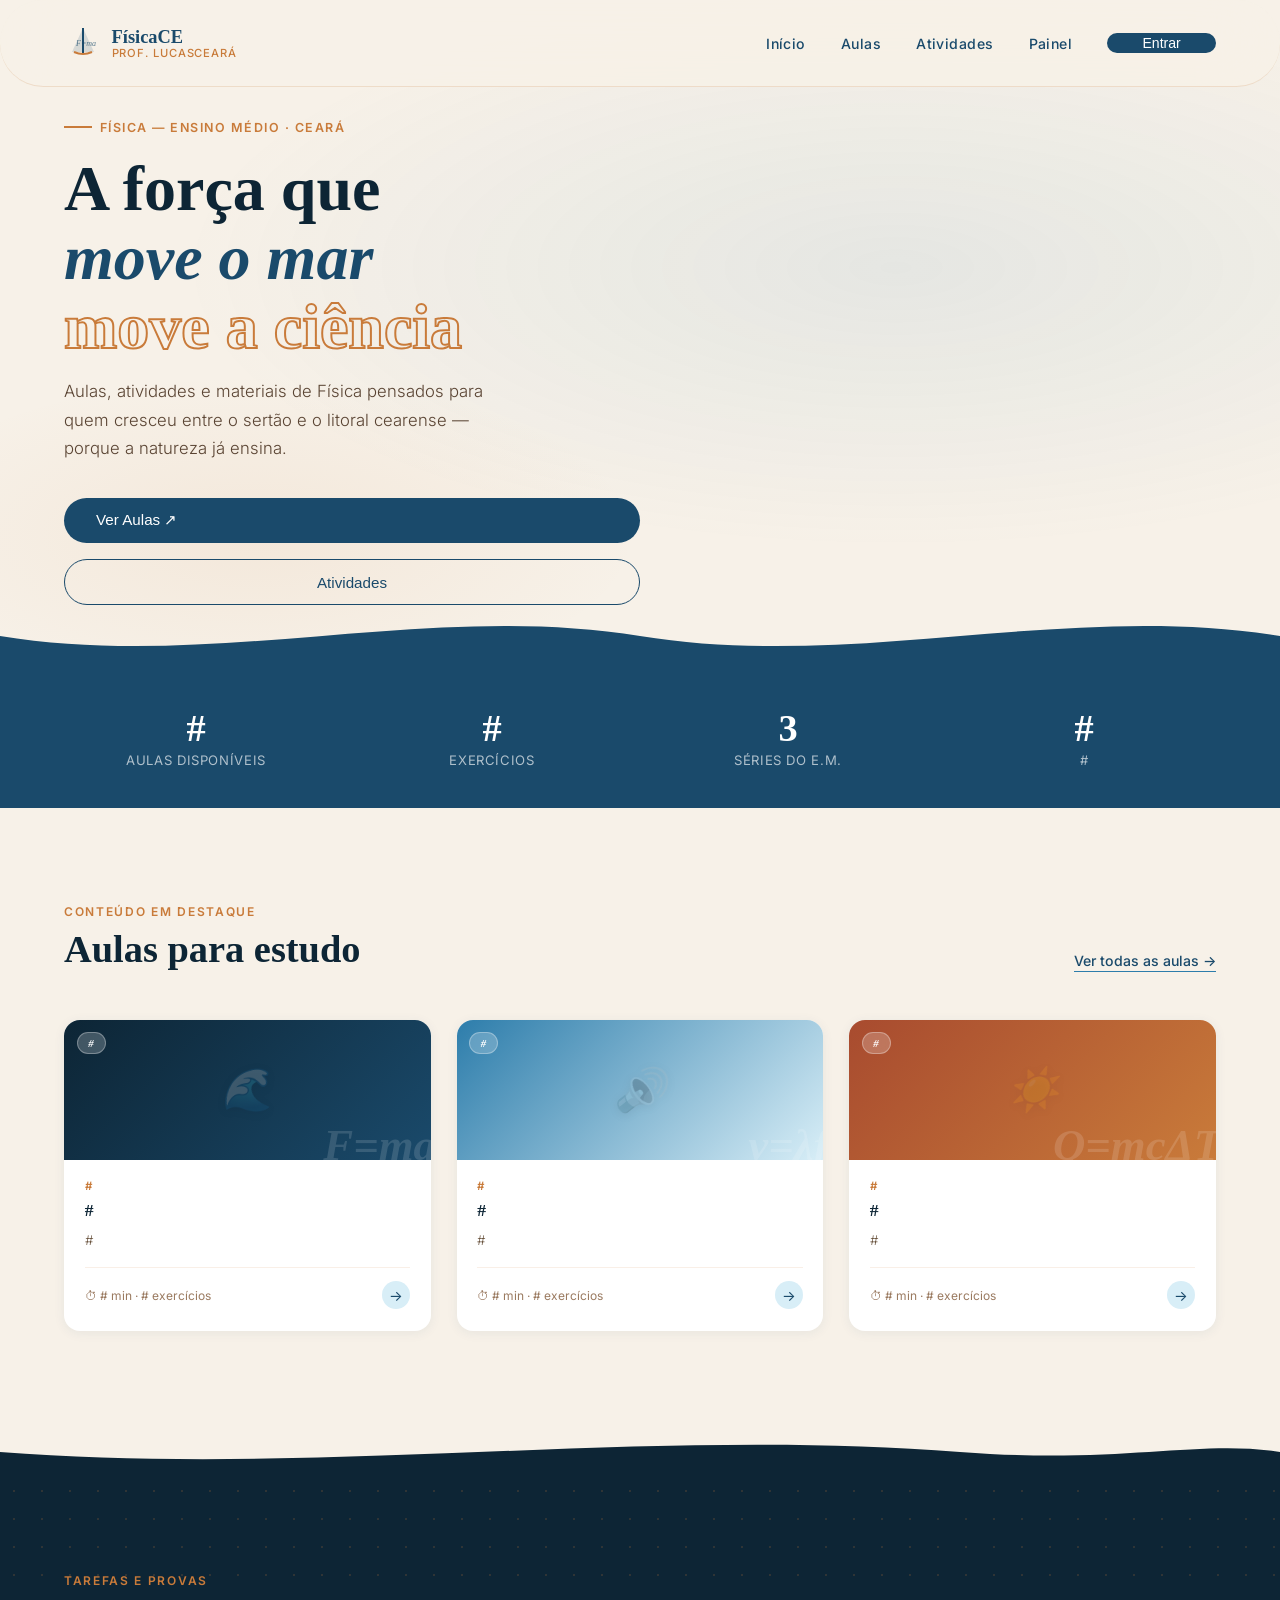
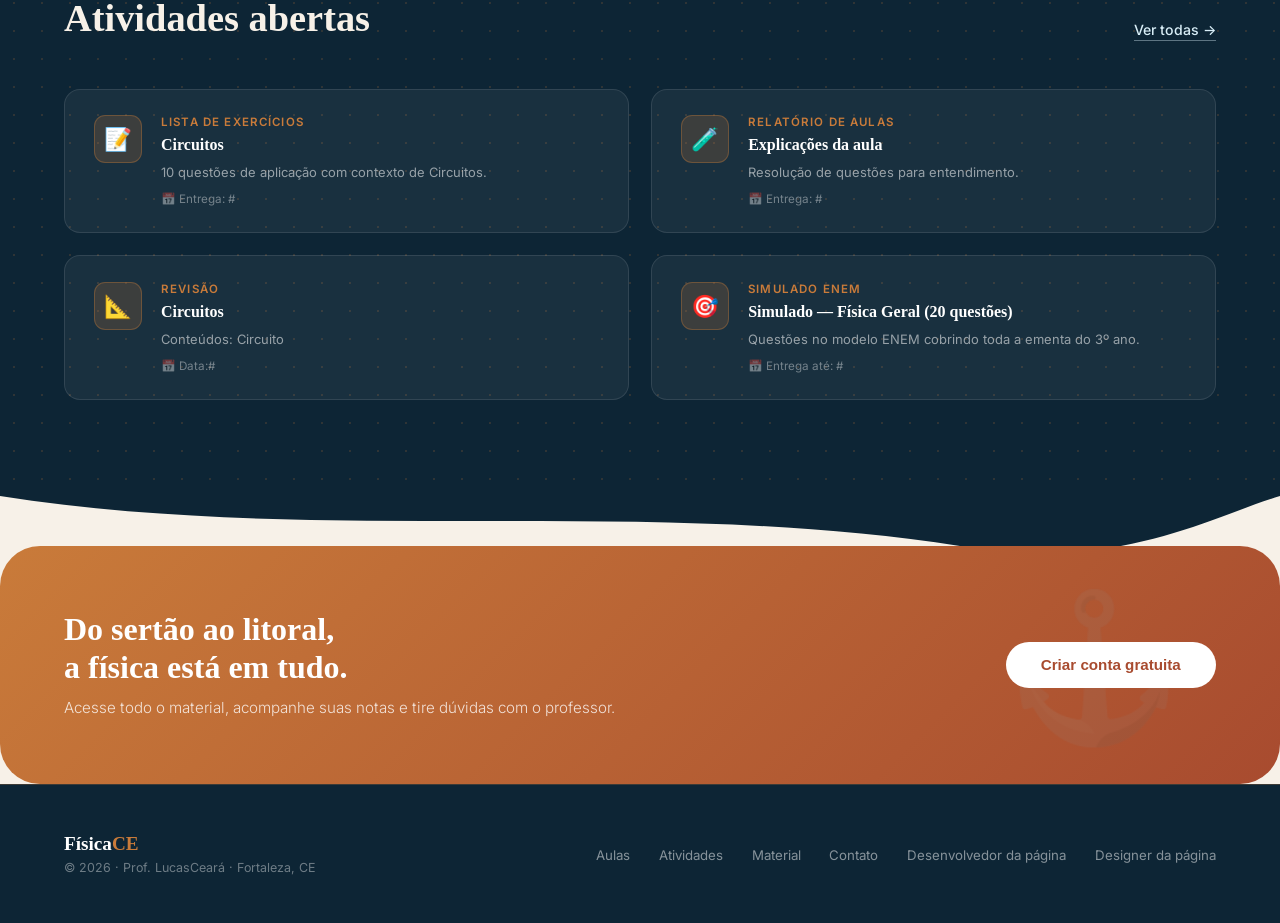
<file: index.html>
<!DOCTYPE html>
<html lang="pt-br">
<head>
    <meta charset="UTF-8">
    <meta name="viewport" content="width=device-width, initial-scale=1.0">
    <link rel="preconnect" href="https://fonts.googleapis.com">
    <link rel="preconnect" href="https://fonts.gstatic.com" crossorigin>
    <link href="https://fonts.googleapis.com/css2?family=Fraunces:ital,opsz,wght@0,9..144,400;0,9..144,600;0,9..144,700;1,9..144,500;1,9..144,600&family=Inter:wght@400;500;600;700&display=swap" rel="stylesheet">
    <link rel="stylesheet" href="index.css">
    <link rel="stylesheet" href="signup.css">
    <link rel="stylesheet" href="mobilemenu.css">
    <title>LucasCeará</title>
</head>
<body>
    <!-- ── NAV ── -->
<nav>
  <div class="nav-logo">
    <svg class="nav-logo-icon" viewBox="0 0 38 38" fill="none" xmlns="http://www.w3.org/2000/svg">
      <!-- mini jangada -->
      <polygon points="19,4 30,28 8,28" fill="#1A4A6B" opacity=".15"/>
      <line x1="19" y1="4" x2="19" y2="30" stroke="#1A4A6B" stroke-width="2"/>
      <path d="M10 28 Q19 32 28 28" stroke="#C97B3A" stroke-width="2" fill="none"/>
      <text x="12" y="22" font-family="serif" font-style="italic" font-size="8" fill="#1A4A6B" opacity=".7">F=ma</text>
    </svg>
    <div class="nav-logo-text">
      FísicaCE
      <span>Prof. LucasCeará</span>
    </div>
  </div>

<!--Navbar principal-->

  <div class="nav-links">
  
    <li><a href="index.html">Início</a></li>
    <li><a href="index2.html">Aulas</a></li>
    <li><a href="index3.html">Atividades</a></li>
    <li><a href="#">Painel</a></li>
    <button id="btAbrir" class="nav-btn">Entrar</button>
    
  </div>

  <!--Button mobile-->
   <button class="nav-button" id="button" arial-label="Abrir menu">

    <span></span>
    <span></span>
    <span></span>

   </button>


<div class="nav-mobile" id="menuMobile">

    <a href="index.html">Início</a></li>
    <a href="index2.html">Aulas</a></li>
    <a href="#">Atividades</a></li>
    <a href="#">Material</a></li>
    <hr>
    <button id="btEnt" class="nav-btn-mobile">Entrar</button>

</div>

</nav>

<!--Menu login mobile-->

 <div id="overlay3" class="overlay3">

   <div class="container">

     <form class="login-box">
       
       <h2 id="Entrar">Login</h2>

       <div class="input-group">
        <label>Email</label>
        <input id="email" type="email" placeholder="Digite seu email" required>
       </div>

       <div class="input-group">
        <label>Senha</label>
       <input id="password" type="password" placeholder="Digite sua senha" required>
       </div>

       <button id="botaoLogin" type="button">Entrar</button>

       <p id="mensagem"></p>

       <p class="register">
          Não possui conta?
        <a href="#btCadastro">Cadastre-se já!</a>

       </p>

      <span id="fechar3">X</span>

</form>

   </div>
 </div>

<!--Menu Login-->
 <div id="overlay" class="overlay">

   <div class="container">

     <form class="login-box">
       
       <h2 id="Entrar">Login</h2>

       <div class="input-group">
        <label>Email</label>
        <input id="email" type="email" placeholder="Digite seu email" required>
       </div>

       <div class="input-group">
        <label>Senha</label>
       <input id="password" type="password" placeholder="Digite sua senha" required>
       </div>

       <button id="botaoLogin" type="button">Entrar</button>

       <p id="mensagem"></p>

       <p class="register">
          Não possui conta?
        <a href="#btCadastro">Cadastre-se já!</a>

       </p>       

      <span id="fechar">X</span>

</form>

   </div>
 </div>


 

<!-- ── HERO ── -->
<section class="hero">
  <div class="hero-bg"></div>
 

  
  <div class="hero-content">
    <div class="hero-eyebrow">Física — Ensino Médio · Ceará</div>
    <h1 class="hero-title">
      A força que<br>
      <em>move o mar</em><br>
      <span class="stroke">move a ciência</span>
    </h1>
    <p class="hero-sub">
      Aulas, atividades e materiais de Física pensados para quem cresceu
      entre o sertão e o litoral cearense — porque a natureza já ensina.
    </p>
    <div class="hero-actions">
      <button id="btaulas" class="btn-primary">Ver Aulas ↗</button>
      <button id="btatividades" class="btn-secondary">Atividades</button>
    </div>
  </div>
 
<!---Onda divisória antes de aulas e conteúdos-->

  <div class="hero-waves">
    <svg viewBox="0 0 1440 70" xmlns="http://www.w3.org/2000/svg" preserveAspectRatio="none" width="100%" height="70">
      <path d="M0,35 C240,70 480,0 720,35 C960,70 1200,0 1440,35 L1440,70 L0,70 Z" fill="#1A4A6B"/>
    </svg>
  </div>
</section>
 
<!-- ── STATS BAR ── -->
<div class="stats-bar">
  <div>
    <div class="stat-num">#</div>
    <div class="stat-label">Aulas disponíveis</div>
  </div>
  <div>
    <div class="stat-num">#</div>
    <div class="stat-label">Exercícios</div>
  </div>
  <div>
    <div class="stat-num">3</div>
    <div class="stat-label">Séries do E.M.</div>
  </div>
  <div>
    <div class="stat-num">#</div>
    <div class="stat-label">#</div>
  </div>
</div>
 
<!-- ── AULAS ── -->
<section class="section">
  <div class="section-header">
    <div>
      <div class="section-eyebrow">Conteúdo em destaque</div>
      <h2 class="section-title">Aulas para estudo</h2>
    </div>
    <a href="#" class="section-link">Ver todas as aulas →</a>
  </div>
 
  <div class="cards-grid">
    <!-- Card 1 -->
    <div class="aula-card">
      <div class="card-thumb mecanica">
        <div class="thumb-icon">🌊</div>
        <div class="thumb-formula">F=ma</div>
        <div class="card-badge">#</div>
      </div>
      <div class="card-body">
        <div class="card-tag">#</div>
        <div class="card-title">#</div>
        <div class="card-desc">#</div>
        <div class="card-footer">
          <span class="card-meta">⏱ # min · # exercícios</span>
          <div class="card-arrow">→</div>
        </div>
      </div>
    </div>
 
    <!-- Card 2 -->
    <div class="aula-card">
      <div class="card-thumb ondas">
        <div class="thumb-icon">🔊</div>
        <div class="thumb-formula">v=λf</div>
        <div class="card-badge">#</div>
      </div>
      <div class="card-body">
        <div class="card-tag">#</div>
        <div class="card-title">#</div>
        <div class="card-desc">#</div>
        <div class="card-footer">
          <span class="card-meta">⏱ # min · # exercícios</span>
          <div class="card-arrow">→</div>
        </div>
      </div>
    </div>
 
    <!-- Card 3 -->
    <div class="aula-card">
      <div class="card-thumb termica">
        <div class="thumb-icon">☀️</div>
        <div class="thumb-formula">Q=mcΔT</div>
        <div class="card-badge">#</div>
      </div>
      <div class="card-body">
        <div class="card-tag">#</div>
        <div class="card-title">#</div>
        <div class="card-desc">#</div>
        <div class="card-footer">
          <span class="card-meta">⏱ # min · # exercícios</span>
          <div class="card-arrow">→</div>
        </div>
      </div>
    </div>
  </div>
</section>
 
<!-- ── ONDA DIVISÓRIA ── -->
<div class="wave-divider">
  <svg viewBox="0 0 1440 50" xmlns="http://www.w3.org/2000/svg" preserveAspectRatio="none" width="100%" height="50">
    <path d="M0,25 C360,50 720,0 1080,25 C1260,37.5 1350,12 1440,25 L1440,50 L0,50 Z" fill="#0D2535"/>
  </svg>
</div>
 
<!-- ── ATIVIDADES ── -->
<section class="section-atividades">
  <div class="ativ-bg-dots"></div>
  <div class="section-header" style="position:relative;z-index:1">
    <div>
      <div class="section-eyebrow">Tarefas e provas</div>
      <h2 class="section-title">Atividades abertas</h2>
    </div>
    <a href="#" class="section-link">Ver todas →</a>
  </div>
 
  <div class="ativ-grid">
    <div class="ativ-card">
      <div class="ativ-icon-wrap">📝</div>
      <div class="ativ-content">
        <div class="ativ-tipo">Lista de exercícios</div>
        <div class="ativ-titulo">Circuitos</div>
        <div class="ativ-desc">10 questões de aplicação com contexto de Circuitos.</div>
        <div class="ativ-prazo">📅 Entrega: #</div>
      </div>
    </div>
 
    <div class="ativ-card">
      <div class="ativ-icon-wrap">🧪</div>
      <div class="ativ-content">
        <div class="ativ-tipo">Relatório de Aulas</div>
        <div class="ativ-titulo">Explicações da aula</div>
        <div class="ativ-desc">Resolução de questões para entendimento.</div>
        <div class="ativ-prazo">📅 Entrega: #</div>
      </div>
    </div>
 
    <div class="ativ-card">
      <div class="ativ-icon-wrap">📐</div>
      <div class="ativ-content">
        <div class="ativ-tipo">Revisão</div>
        <div class="ativ-titulo">Circuitos</div>
        <div class="ativ-desc">Conteúdos: Circuito</div>
        <div class="ativ-prazo">📅 Data:#</div>
      </div>
    </div>
 
    <div class="ativ-card">
      <div class="ativ-icon-wrap">🎯</div>
      <div class="ativ-content">
        <div class="ativ-tipo">Simulado ENEM</div>
        <div class="ativ-titulo">Simulado — Física Geral (20 questões)</div>
        <div class="ativ-desc">Questões no modelo ENEM cobrindo toda a ementa do 3º ano.</div>
        <div class="ativ-prazo">📅 Entrega até: #</div>
      </div>
    </div>
  </div>
</section>
 
<!-- ── ONDA DIVISÓRIA 2 ── -->
<div class="wave-divider" style="background:#0D2535">
  <svg viewBox="0 0 1440 50" xmlns="http://www.w3.org/2000/svg" preserveAspectRatio="none" width="100%" height="50">
    <path d="M0,0 C360,50 720,0 1080,50 C1260,75 1350,25 1440,0 L1440,50 L0,50 Z" fill="#F7F1E8"/>
  </svg>
</div>
 
<!-- ── FAIXA CTA ── -->
<div class="faixa-ceara">
  <div>
    <div class="faixa-titulo">Do sertão ao litoral,<br>a física está em tudo.</div>
    <div class="faixa-sub">Acesse todo o material, acompanhe suas notas e tire dúvidas com o professor.</div>
  </div>
  <button id="btCadastro" class="faixa-btn">Criar conta gratuita</button>
</div>

<!--Menu cadastro-->
 <div id="overlay2" class="overlay">

   <div class="container">

     <form class="login-box">
       
       <h2 id="Entrar">Cadastrar</h2>

       <div class="input-group">
        <label>Email</label>
        <input id="email" type="email" placeholder="Digite seu email" required>
       </div>

       <div class="input-group">
        <label>Senha</label>
       <input id="password" type="password" placeholder="Digite sua senha" required>
       </div>

       <button id="botaoCadastro" type="button">Cadastrar</button>

       <p id="mensagem"></p>

       <p class="register">
          Possui conta?
        <a href="index.html">Logue já!</a>

       </p>

      <span id="fechar2">X</span>

</form>

   </div>
 </div>

<!-- ── FOOTER ── -->
<footer>
  <div>
    <div class="footer-brand">Física<span>CE</span></div>
    <div class="footer-copy">© 2026 · Prof. LucasCeará · Fortaleza, CE</div>
  </div>
  <ul class="footer-links">
    <li><a href="#">Aulas</a></li>
    <li><a href="#">Atividades</a></li>
    <li><a href="#">Material</a></li>
    <li><a href="#">Contato</a></li>
    <li><a  target="_blank" href="https://www.linkedin.com/in/victor-cardoso-802744328/">Desenvolvedor da página</a></li>
    <li><a  target="_blank" href="https://www.instagram.com/italo_____vini?igsh=M2lhaDQxcm16YjM1">Designer da página</a></li>
  </ul>
</footer>

<script src="buttonlogin.js"></script>

<script src="buttonlogin2.js"></script>

<script src="navbarbutton.js"></script>

<script src="signuobutton.js"></script>

<script src="home.js"></script>

</body>
</html>
</file>
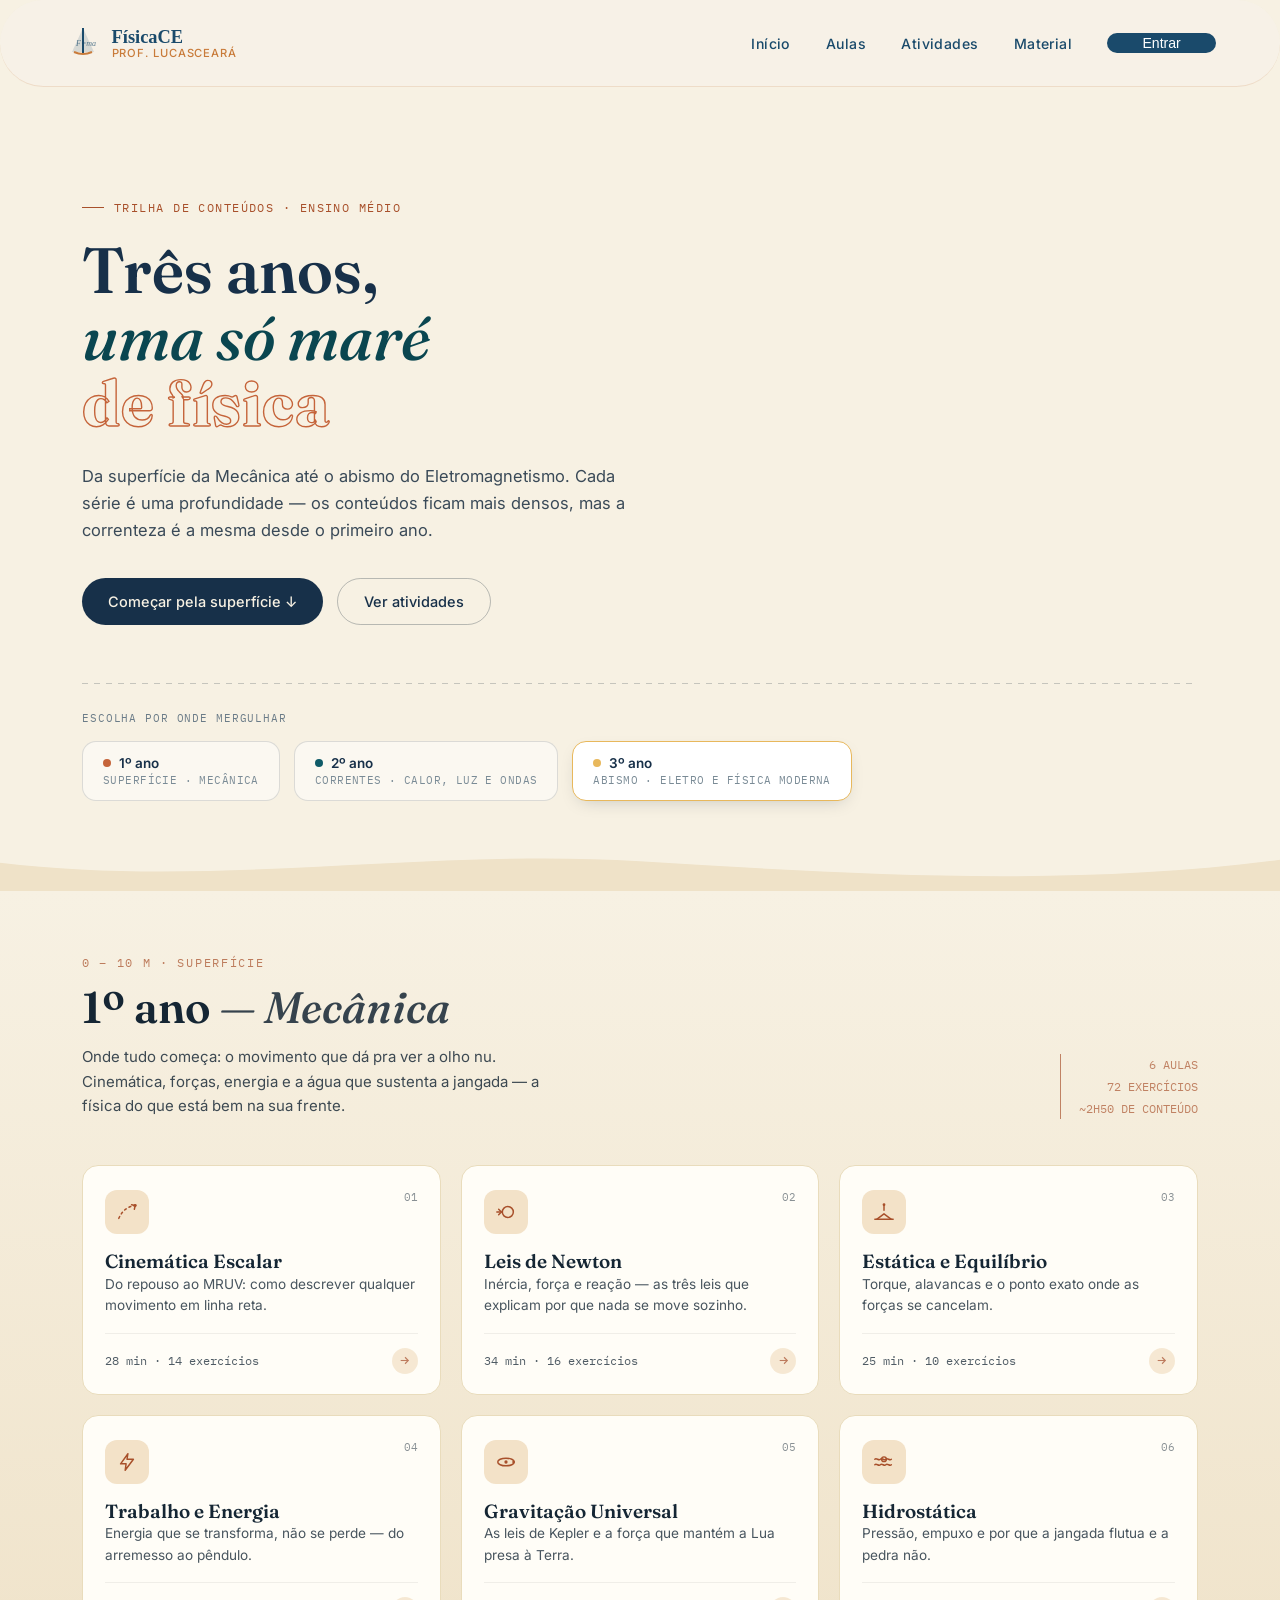
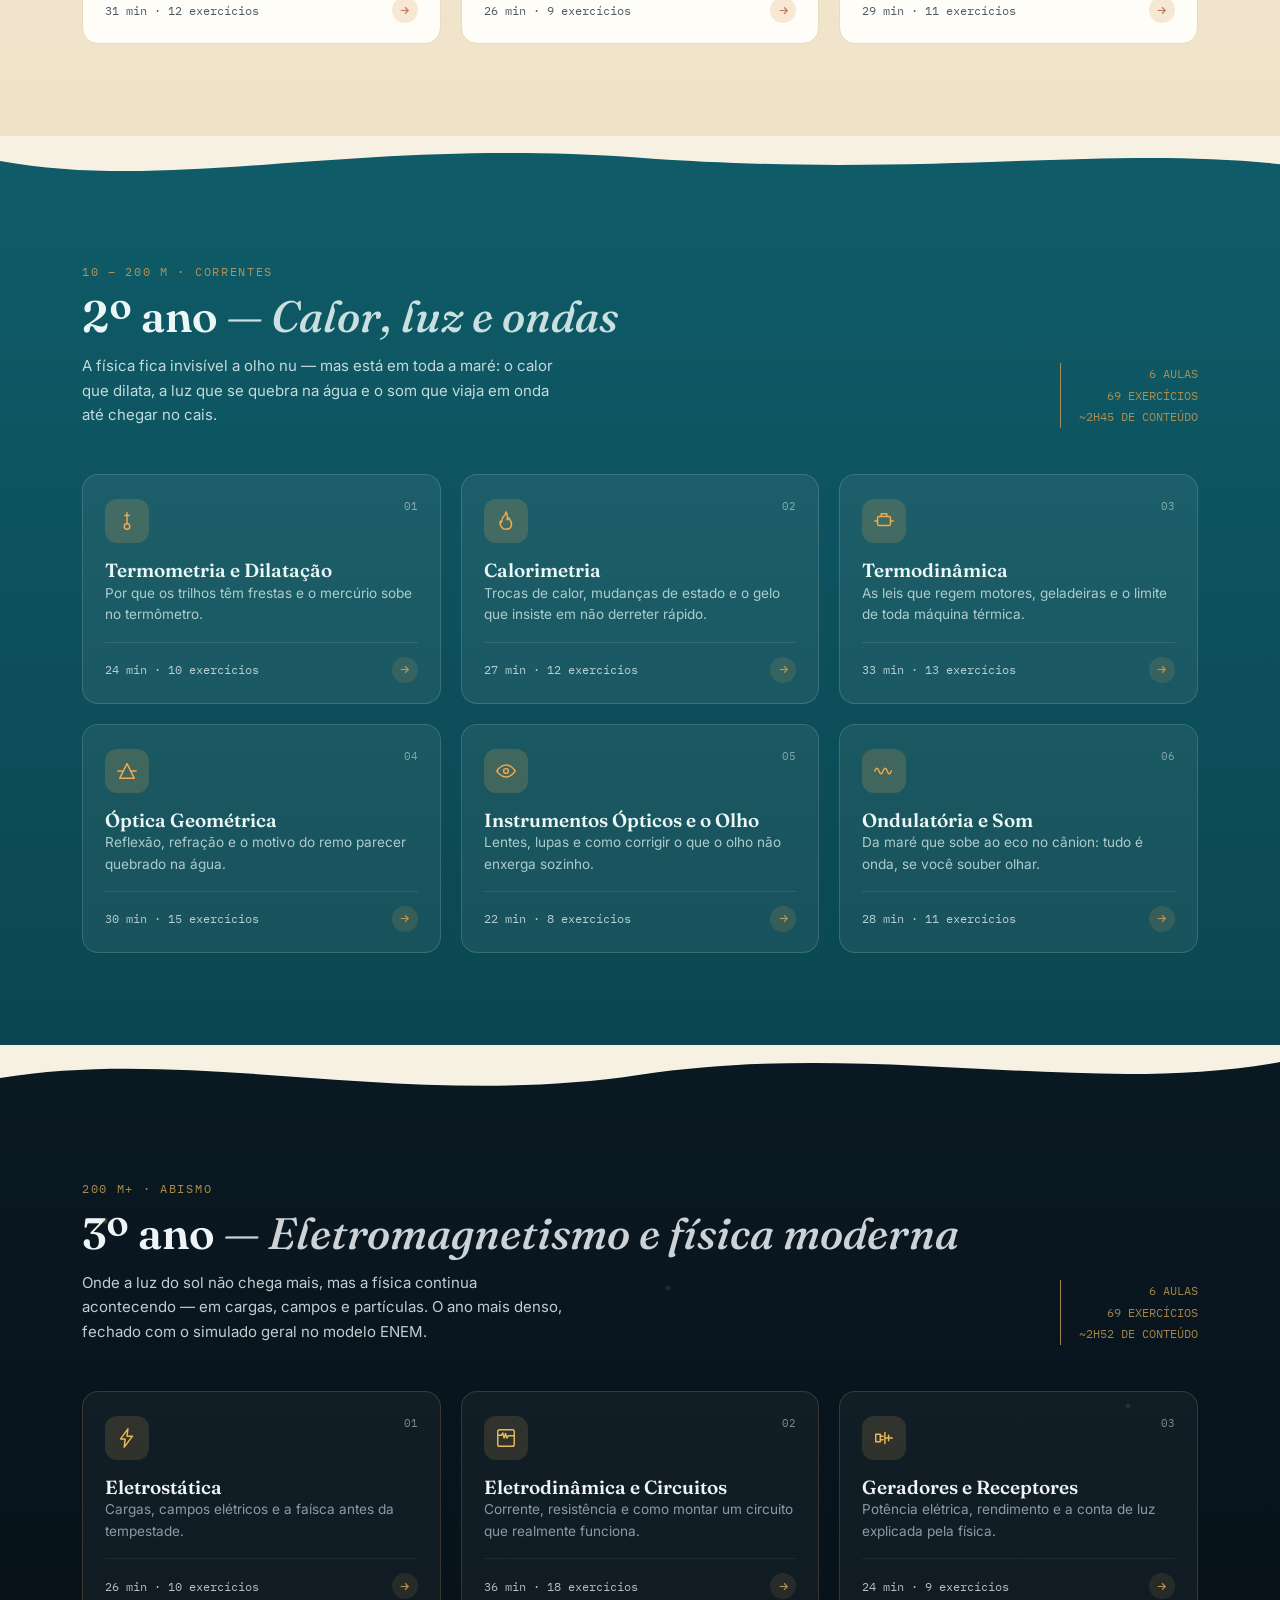
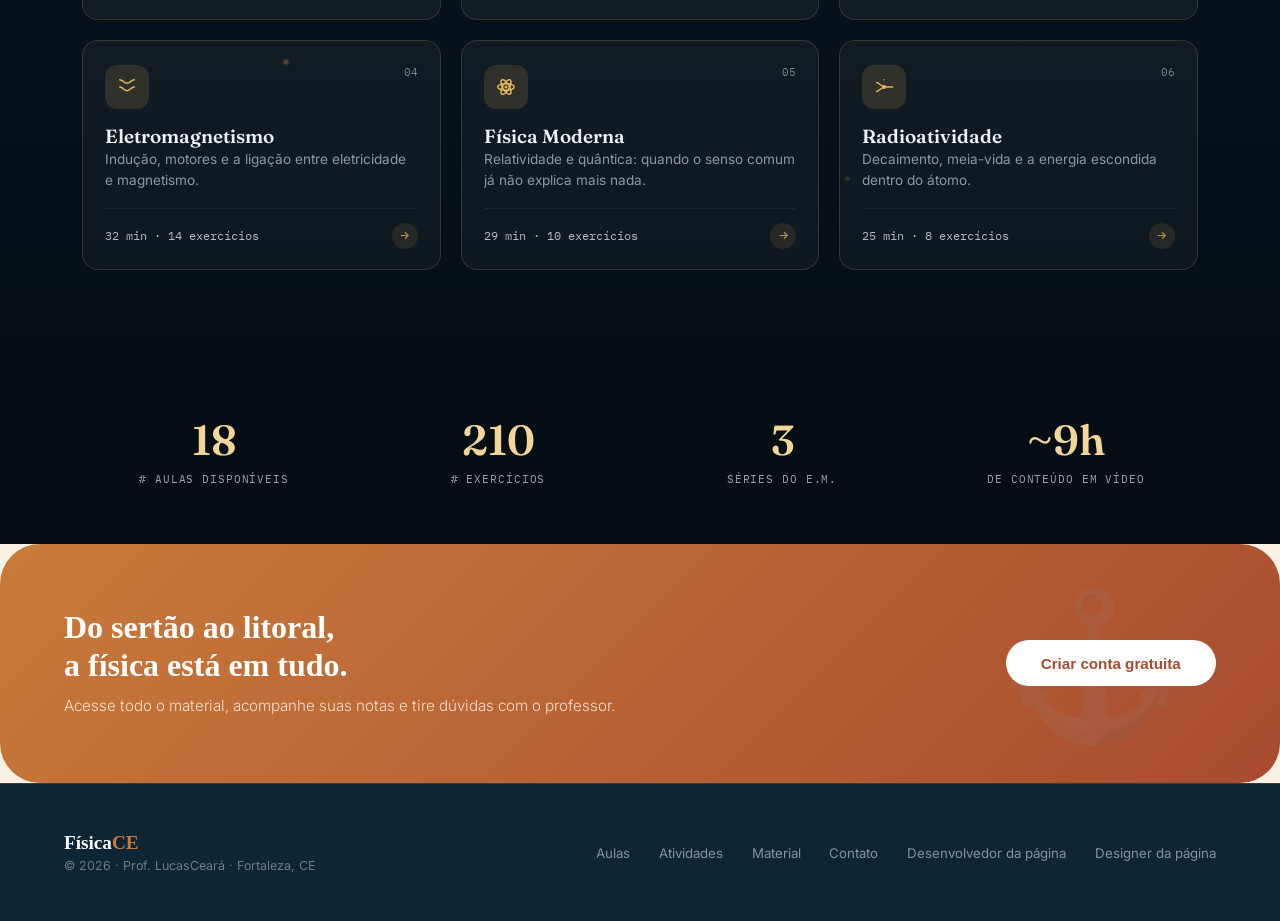
<file: index2.html>
<!DOCTYPE html>
<html lang="pt-BR">
<head>
<meta charset="UTF-8">
<meta name="viewport" content="width=device-width, initial-scale=1.0">
<title>Conteúdos — FísicaCE · Prof. Lucasceará</title>
<link rel="preconnect" href="https://fonts.googleapis.com">
<link rel="preconnect" href="https://fonts.gstatic.com" crossorigin>
<link href="https://fonts.googleapis.com/css2?family=Fraunces:ital,opsz,wght@0,9..144,400;0,9..144,500;0,9..144,600;0,9..144,700;1,9..144,400;1,9..144,500&family=Inter:wght@400;500;600;700&family=IBM+Plex+Mono:wght@400;500&display=swap" rel="stylesheet">
<link rel="stylesheet" href="index2.css"> 
</head>
<body>

<!-- ── NAV ── -->
<nav>
  <div class="nav-logo">
    <svg class="nav-logo-icon" viewBox="0 0 38 38" fill="none" xmlns="http://www.w3.org/2000/svg">
      <!-- mini jangada -->
      <polygon points="19,4 30,28 8,28" fill="#1A4A6B" opacity=".15"/>
      <line x1="19" y1="4" x2="19" y2="30" stroke="#1A4A6B" stroke-width="2"/>
      <path d="M10 28 Q19 32 28 28" stroke="#C97B3A" stroke-width="2" fill="none"/>
      <text x="12" y="22" font-family="serif" font-style="italic" font-size="8" fill="#1A4A6B" opacity=".7">F=ma</text>
    </svg>
    <div class="nav-logo-text">
      FísicaCE
      <span>Prof. LucasCeará</span>
    </div>
  </div>

<!--Navbar principal-->

  <div class="nav-links">
  
    <li><a href="index.html">Início</a></li>
    <li><a href="index2.html">Aulas</a></li>
    <li><a href="index3.html">Atividades</a></li>
    <li><a href="#">Material</a></li>
    <button id="btAbrir" class="nav-btn">Entrar</button>
    
  </div>

  <!--Button mobile-->
   <button class="nav-button" id="button" arial-label="Abrir menu">

    <span></span>
    <span></span>
    <span></span>

   </button>


<div class="nav-mobile" id="menuMobile">

    <a href="index.html">Início</a></li>
    <a href="index2.html">Aulas</a></li>
    <a href="#">Atividades</a></li>
    <a href="#">Material</a></li>
    <hr>
    <button id="btEnt" class="nav-btn-mobile">Entrar</button>

</div>

</nav>

<!--Menu login mobile-->

 <div id="overlay3" class="overlay">

   <div class="container">

     <form class="login-box">
       
       <h2 id="Entrar">Login</h2>

       <div class="input-group">
        <label>Email</label>
        <input id="email" type="email" placeholder="Digite seu email" required>
       </div>

       <div class="input-group">
        <label>Senha</label>
       <input id="password" type="password" placeholder="Digite sua senha" required>
       </div>

       <button id="botaoLogin" type="button">Entrar</button>

       <p id="mensagem"></p>

       <p class="register">
          Não possui conta?
        <a href="#btCadastro">Cadastre-se já!</a>

       </p>

      <span id="fechar3">X</span>

</form>

   </div>
 </div>

<!--Menu Login-->
 <div id="overlay" class="overlay">

   <div class="container">

     <form class="login-box">
       
       <h2 id="Entrar">Login</h2>

       <div class="input-group">
        <label>Email</label>
        <input id="email" type="email" placeholder="Digite seu email" required>
       </div>

       <div class="input-group">
        <label>Senha</label>
       <input id="password" type="password" placeholder="Digite sua senha" required>
       </div>

       <button id="botaoLogin" type="button">Entrar</button>

       <p id="mensagem"></p>

       <p class="register">
          Não possui conta?
        <a href="#btCadastro">Cadastre-se já!</a>

       </p>       

      <span id="fechar">X</span>

</form>

   </div>
 </div>




<section class="hero">
  <div class="wrap">
    <div class="hero-eyebrow eyebrow">TRILHA DE CONTEÚDOS · ENSINO MÉDIO</div>
    <h1 class="hero-title">
      Três anos,
      <span class="line-italic">uma só maré</span>
      <span class="line-outline">de física</span>
    </h1>
    <p class="hero-desc">Da superfície da Mecânica até o abismo do Eletromagnetismo. Cada série é uma profundidade — os conteúdos ficam mais densos, mas a correnteza é a mesma desde o primeiro ano.</p>
    <div class="hero-cta">
      <a href="#ano-1" class="btn-primary">Começar pela superfície ↓</a>
      <a href="#" class="btn-ghost">Ver atividades</a>
    </div>

    <div class="depth-nav">
      <div class="depth-nav-label">Escolha por onde mergulhar</div>
      <div class="depth-pills" id="depthPills">
        <a href="#ano-1" class="depth-pill" style="--accent-c:var(--terracotta)">
          <span class="pn-top"><span class="pn-dot"></span>1º ano</span>
          <span class="pn-sub">SUPERFÍCIE · MECÂNICA</span>
        </a>
        <a href="#ano-2" class="depth-pill" style="--accent-c:var(--teal)">
          <span class="pn-top"><span class="pn-dot"></span>2º ano</span>
          <span class="pn-sub">CORRENTES · CALOR, LUZ E ONDAS</span>
        </a>
        <a href="#ano-3" class="depth-pill" style="--accent-c:var(--glow)">
          <span class="pn-top"><span class="pn-dot"></span>3º ano</span>
          <span class="pn-sub">ABISMO · ELETRO E FÍSICA MODERNA</span>
        </a>
      </div>
    </div>
  </div>
</section>

<svg class="wave" viewBox="0 0 1440 60" preserveAspectRatio="none" style="height:44px;">
  <path fill="var(--sand)" d="M0,20 C240,55 480,0 720,18 C960,36 1200,54 1440,16 L1440,60 L0,60 Z"></path>
</svg>

<main>
  <!-- ================= ANO 1 ================= -->
  <section class="series band-1" id="ano-1">
    <div class="wrap">
      <div class="series-head">
        <div class="series-head-left">
          <div class="series-kicker">0 – 10 m · SUPERFÍCIE</div>
          <h2 class="series-title">1º ano <em>— Mecânica</em></h2>
          <p class="series-desc">Onde tudo começa: o movimento que dá pra ver a olho nu. Cinemática, forças, energia e a água que sustenta a jangada — a física do que está bem na sua frente.</p>
        </div>
        <div class="series-meta">6 AULAS<br>72 EXERCÍCIOS<br>~2H50 DE CONTEÚDO</div>
      </div>
      <div class="topic-grid" id="grid-1"></div>
    </div>
  </section>

  <svg class="wave" viewBox="0 0 1440 80" preserveAspectRatio="none" style="height:64px;">
    <path fill="var(--teal)" d="M0,30 C200,70 400,0 720,26 C1040,52 1240,10 1440,34 L1440,80 L0,80 Z"></path>
  </svg>

  <!-- ================= ANO 2 ================= -->
  <section class="series band-2" id="ano-2">
    <div class="wrap">
      <div class="series-head">
        <div class="series-head-left">
          <div class="series-kicker">10 – 200 m · CORRENTES</div>
          <h2 class="series-title">2º ano <em>— Calor, luz e ondas</em></h2>
          <p class="series-desc">A física fica invisível a olho nu — mas está em toda a maré: o calor que dilata, a luz que se quebra na água e o som que viaja em onda até chegar no cais.</p>
        </div>
        <div class="series-meta">6 AULAS<br>69 EXERCÍCIOS<br>~2H45 DE CONTEÚDO</div>
      </div>
      <div class="topic-grid" id="grid-2"></div>
    </div>
  </section>

  <svg class="wave" viewBox="0 0 1440 90" preserveAspectRatio="none" style="height:72px;">
    <path fill="var(--abyss)" d="M0,40 C220,0 460,80 720,36 C980,-8 1220,64 1440,20 L1440,90 L0,90 Z"></path>
  </svg>

  <!-- ================= ANO 3 ================= -->
  <section class="series band-3" id="ano-3">
    <span class="glow-particle" style="width:6px;height:6px;top:12%;left:8%;"></span>
    <span class="glow-particle" style="width:4px;height:4px;top:34%;left:88%;animation-delay:-3s;"></span>
    <span class="glow-particle" style="width:8px;height:8px;top:64%;left:22%;animation-delay:-5.5s;"></span>
    <span class="glow-particle" style="width:5px;height:5px;top:78%;left:66%;animation-delay:-1.5s;"></span>
    <span class="glow-particle" style="width:4px;height:4px;top:20%;left:52%;animation-delay:-7s;"></span>
    <div class="wrap">
      <div class="series-head">
        <div class="series-head-left">
          <div class="series-kicker">200 m+ · ABISMO</div>
          <h2 class="series-title">3º ano <em>— Eletromagnetismo e física moderna</em></h2>
          <p class="series-desc">Onde a luz do sol não chega mais, mas a física continua acontecendo — em cargas, campos e partículas. O ano mais denso, fechado com o simulado geral no modelo ENEM.</p>
        </div>
        <div class="series-meta">6 AULAS<br>69 EXERCÍCIOS<br>~2H52 DE CONTEÚDO</div>
      </div>
      <div class="topic-grid" id="grid-3"></div>
    </div>
  </section>
</main>

<section class="stats-bar">
  <div class="wrap">
    <div class="stats-grid">
      <div><div class="stat-num" id="statAulas">18</div><div class="stat-label"># Aulas disponíveis</div></div>
      <div><div class="stat-num" id="statExercicios">210</div><div class="stat-label"># Exercícios</div></div>
      <div><div class="stat-num">3</div><div class="stat-label">Séries do E.M.</div></div>
      <div><div class="stat-num">~9h</div><div class="stat-label">De conteúdo em vídeo</div></div>
    </div>
  </div>
</section>

<!-- ── FAIXA CTA ── -->
<div class="faixa-ceara">
  <div>
    <div class="faixa-titulo">Do sertão ao litoral,<br>a física está em tudo.</div>
    <div class="faixa-sub">Acesse todo o material, acompanhe suas notas e tire dúvidas com o professor.</div>
  </div>
  <button id="btCadastro" class="faixa-btn">Criar conta gratuita</button>
</div>

<!-- ── FOOTER ── -->
<footer>
  <div>
    <div class="footer-brand">Física<span>CE</span></div>
    <div class="footer-copy">© 2026 · Prof. LucasCeará · Fortaleza, CE</div>
  </div>
  <ul class="footer-links">
    <li><a href="#">Aulas</a></li>
    <li><a href="#">Atividades</a></li>
    <li><a href="#">Material</a></li>
    <li><a href="#">Contato</a></li>
    <li><a  target="_blank" href="https://www.linkedin.com/in/victor-cardoso-802744328/">Desenvolvedor da página</a></li>
    <li><a  target="_blank" href="https://www.instagram.com/italo_____vini?igsh=M2lhaDQxcm16YjM1">Designer da página</a></li>
  </ul>
</footer>


<!--Menu cadastro-->
 <div id="overlay2" class="overlay">

   <div class="container">

     <form class="login-box">
       
       <h2 id="Entrar">Cadastrar</h2>

       <div class="input-group">
        <label>Email</label>
        <input id="email" type="email" placeholder="Digite seu email" required>
       </div>

       <div class="input-group">
        <label>Senha</label>
       <input id="password" type="password" placeholder="Digite sua senha" required>
       </div>

       <button id="botaoCadastro" type="button">Cadastrar</button>

       <p id="mensagem"></p>

       <p class="register">
          Possui conta?
        <a href="index.html">Logue já!</a>

       </p>

      <span id="fechar2">X</span>

</form>

<script src="aulas.js"></script>
<script src="buttonlogin.js"></script>
<script src="buttonlogin2.js"></script>
<script src="navbarbutton.js"></script>
<script src="signuobutton.js"></script>


</body>
   </html>
</file>
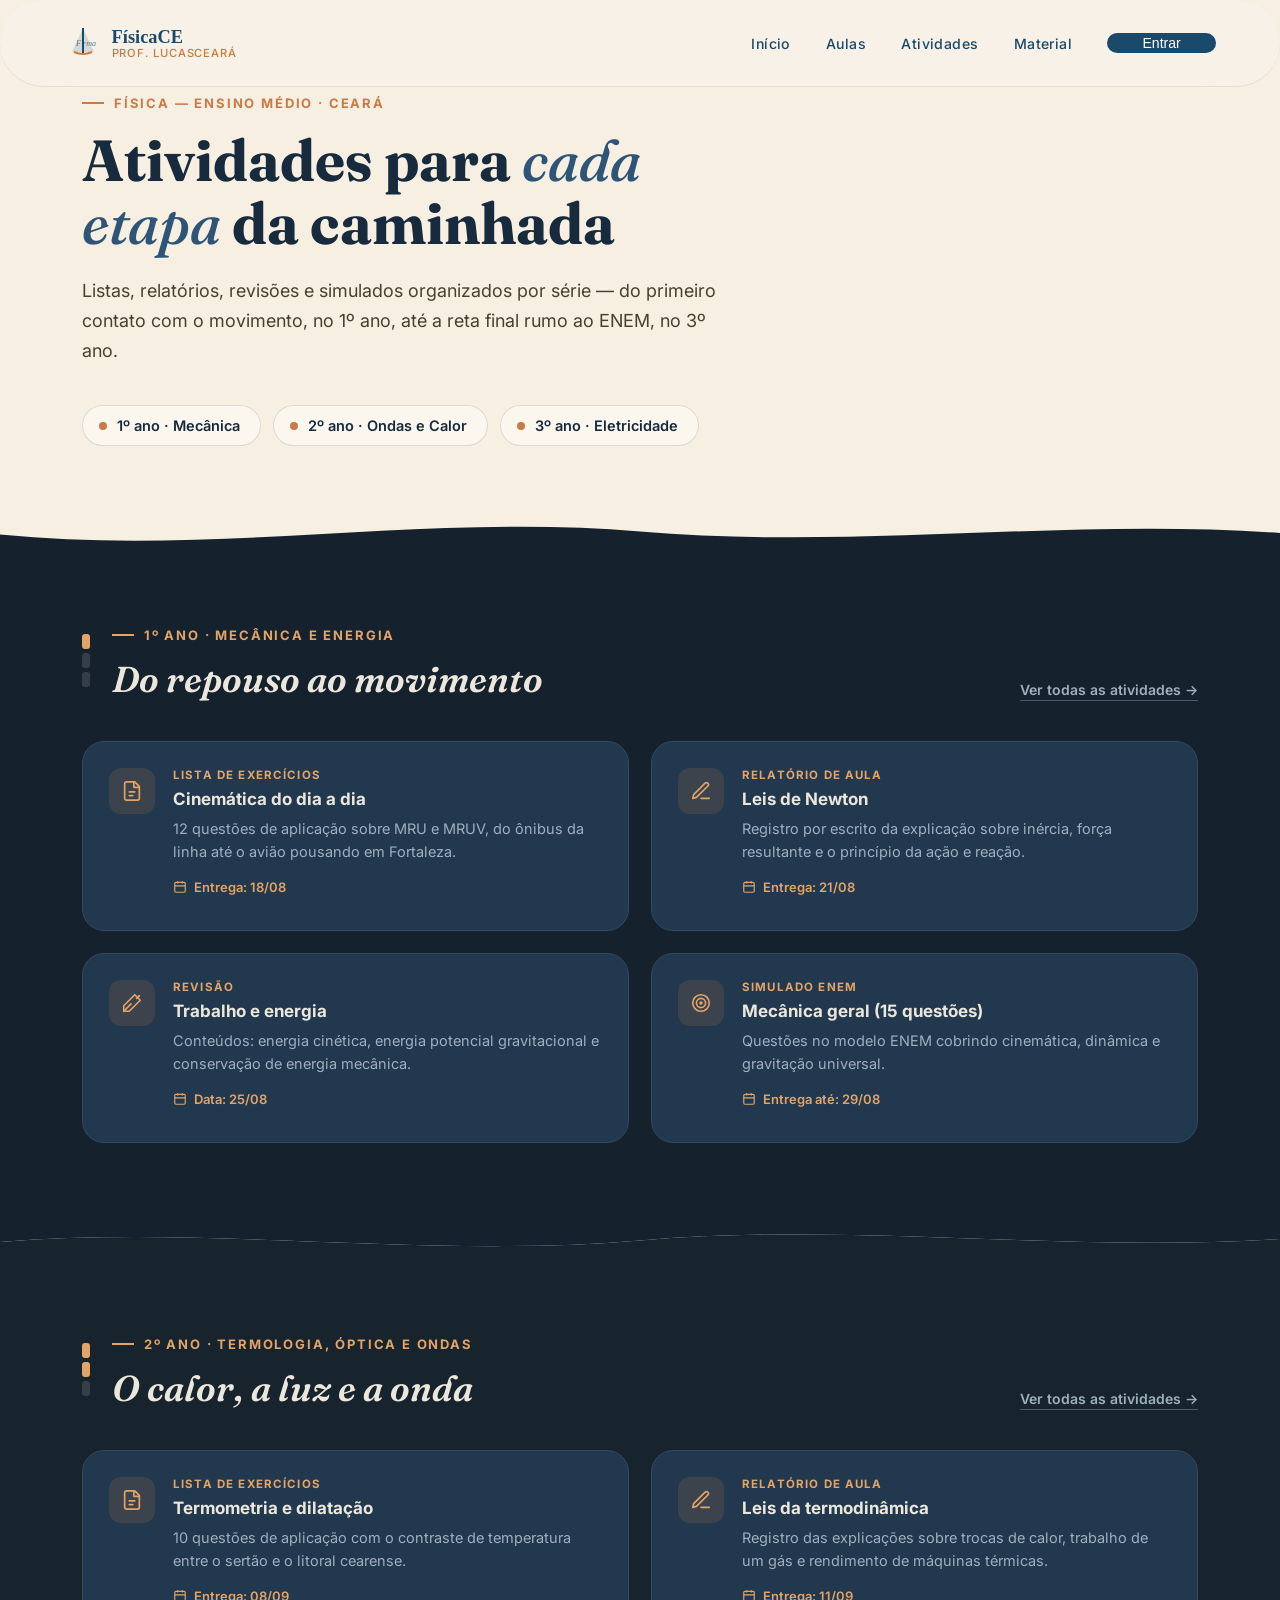
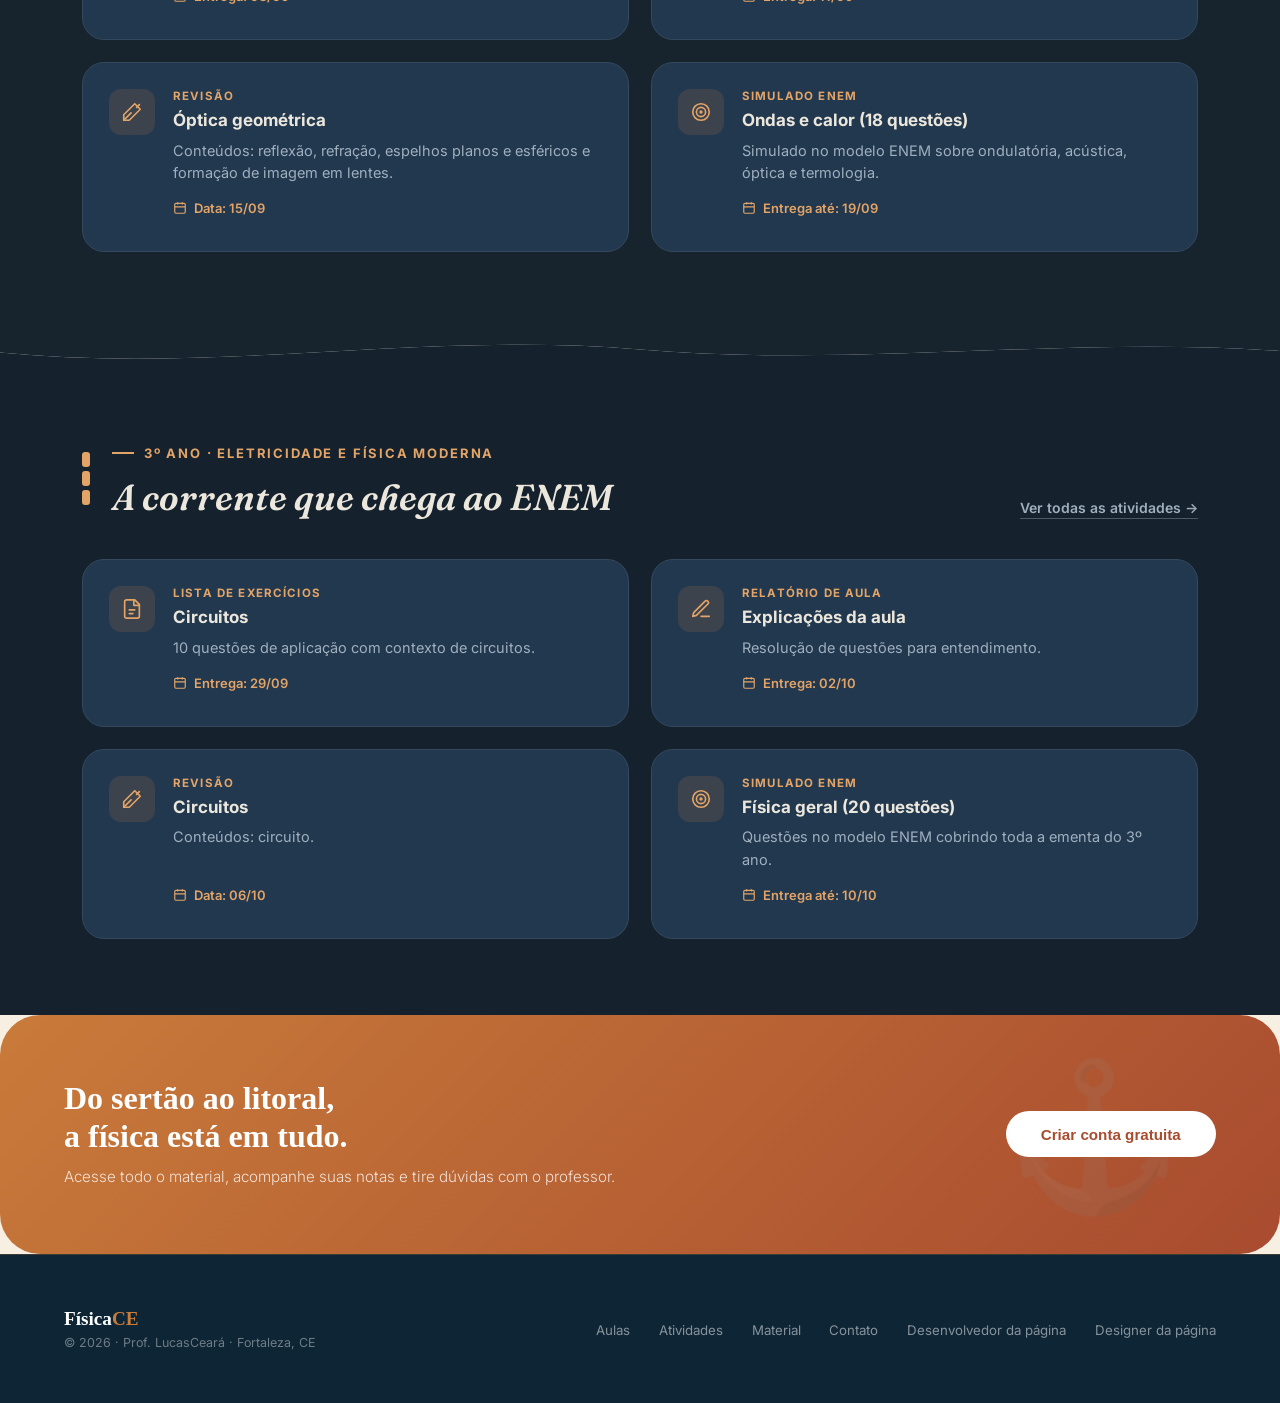
<file: index3.html>
<!DOCTYPE html>
<html lang="pt-BR">
<head>
<meta charset="UTF-8">
<meta name="viewport" content="width=device-width, initial-scale=1.0">
<title>Atividades — FísicaCE</title>
<link rel="preconnect" href="https://fonts.googleapis.com">
<link rel="preconnect" href="https://fonts.gstatic.com" crossorigin>
<link href="https://fonts.googleapis.com/css2?family=Fraunces:ital,opsz,wght@0,9..144,400;0,9..144,600;0,9..144,700;1,9..144,500;1,9..144,600&family=Inter:wght@400;500;600;700&display=swap" rel="stylesheet">
<link rel="stylesheet" href="index3.css">
</head>
<body>

 <!-- ── NAV ── -->
<nav class="navprincipal">
  <div class="nav-logo">
    <svg class="nav-logo-icon" viewBox="0 0 38 38" fill="none" xmlns="http://www.w3.org/2000/svg">
      <!-- mini jangada -->
      <polygon points="19,4 30,28 8,28" fill="#1A4A6B" opacity=".15"/>
      <line x1="19" y1="4" x2="19" y2="30" stroke="#1A4A6B" stroke-width="2"/>
      <path d="M10 28 Q19 32 28 28" stroke="#C97B3A" stroke-width="2" fill="none"/>
      <text x="12" y="22" font-family="serif" font-style="italic" font-size="8" fill="#1A4A6B" opacity=".7">F=ma</text>
    </svg>
    <div class="nav-logo-text">
      FísicaCE
      <span>Prof. LucasCeará</span>
    </div>
  </div>

<!--Navbar principal-->

  <div class="nav-links">
  
    <li><a href="index.html">Início</a></li>
    <li><a href="index2.html">Aulas</a></li>
    <li><a href="#">Atividades</a></li>
    <li><a href="#">Material</a></li>
    <button id="btAbrir" class="nav-btn">Entrar</button>
    
  </div>

  <!--Button mobile-->
   <button class="nav-button" id="button" arial-label="Abrir menu">

    <span></span>
    <span></span>
    <span></span>

   </button>


<div class="nav-mobile" id="menuMobile">

    <a href="index.html">Início</a></li>
    <a href="index2.html">Aulas</a></li>
    <a href="#">Atividades</a></li>
    <a href="#">Material</a></li>
    <hr>
    <button id="btEnt" class="nav-btn-mobile">Entrar</button>

</div>

</nav>

<!--Menu login mobile-->

 <div id="overlay3" class="overlay3">

   <div class="container">

     <form class="login-box">
       
       <h2 id="Entrar">Login</h2>

       <div class="input-group">
        <label>Email</label>
        <input id="email" type="email" placeholder="Digite seu email" required>
       </div>

       <div class="input-group">
        <label>Senha</label>
       <input id="password" type="password" placeholder="Digite sua senha" required>
       </div>

       <button id="botaoLogin" type="button">Entrar</button>

       <p id="mensagem"></p>

       <p class="register">
          Não possui conta?
        <a href="#btCadastro">Cadastre-se já!</a>

       </p>

      <span id="fechar3">X</span>

</form>

   </div>
 </div>

<!--Menu Login-->
 <div id="overlay" class="overlay">

   <div class="container">

     <form class="login-box">
       
       <h2 id="Entrar">Login</h2>

       <div class="input-group">
        <label>Email</label>
        <input id="email" type="email" placeholder="Digite seu email" required>
       </div>

       <div class="input-group">
        <label>Senha</label>
       <input id="password" type="password" placeholder="Digite sua senha" required>
       </div>

       <button id="botaoLogin" type="button">Entrar</button>

       <p id="mensagem"></p>

       <p class="register">
          Não possui conta?
        <a href="#btCadastro">Cadastre-se já!</a>

       </p>       

      <span id="fechar">X</span>

</form>

   </div>
 </div>


<div class="page">

  <!-- Começo da página -->
  <header class="intro">
    <div class="wrap">
      <p class="eyebrow">FÍSICA — ENSINO MÉDIO · CEARÁ</p>
      <h1>Atividades para <em>cada etapa</em> da caminhada</h1>
      <p class="lead">
        Listas, relatórios, revisões e simulados organizados por série — do primeiro contato
        com o movimento, no 1º ano, até a reta final rumo ao ENEM, no 3º ano.
      </p>
      <nav class="year-jump" aria-label="Ir para a série">
        <a href="#ano-1"><span class="dot"></span>1º ano · Mecânica</a>
        <a href="#ano-2"><span class="dot"></span>2º ano · Ondas e Calor</a>
        <a href="#ano-3"><span class="dot"></span>3º ano · Eletricidade</a>
      </nav>
    </div>
  </header>

  <div class="wave" aria-hidden="true">
    <svg viewBox="0 0 1440 60" preserveAspectRatio="none">
      <path d="M0,32 C 240,60 480,4 720,28 C 960,52 1200,10 1440,30 L1440,60 L0,60 Z" fill="#15222E"></path>
    </svg>
  </div>

  <!-- 1º ANO -->
  <section class="year-section" id="ano-1">
    <div class="wrap">
      <div class="year-head">
        <div class="year-head-left">
          <div class="tide-gauge" aria-hidden="true">
            <span></span><span></span><span class="filled"></span>
          </div>
          <div>
            <p class="eyebrow">1º ANO · MECÂNICA E ENERGIA</p>
            <h2>Do repouso ao movimento</h2>
          </div>
        </div>
        <a class="see-all" href="#">Ver todas as atividades →</a>
      </div>

      <div class="cards-grid">

        <article class="card">
          <div class="card-icon" aria-hidden="true">
            <svg viewBox="0 0 24 24" fill="none" stroke="currentColor" stroke-width="1.8" stroke-linecap="round" stroke-linejoin="round"><path d="M6 2h9l5 5v13a2 2 0 0 1-2 2H6a2 2 0 0 1-2-2V4a2 2 0 0 1 2-2Z"></path><path d="M14 2v6h6"></path><path d="M9 13h6M9 17h4"></path></svg>
          </div>
          <div class="card-body">
            <p class="card-tag">Lista de exercícios</p>
            <h3 class="card-title">Cinemática do dia a dia</h3>
            <p class="card-desc">12 questões de aplicação sobre MRU e MRUV, do ônibus da linha até o avião pousando em Fortaleza.</p>
            <p class="card-meta">
              <svg viewBox="0 0 24 24" fill="none" stroke="currentColor" stroke-width="2"><rect x="3" y="4" width="18" height="17" rx="2"></rect><path d="M16 2v4M8 2v4M3 10h18"></path></svg>
              Entrega: 18/08
            </p>
          </div>
        </article>

        <article class="card">
          <div class="card-icon" aria-hidden="true">
            <svg viewBox="0 0 24 24" fill="none" stroke="currentColor" stroke-width="1.8" stroke-linecap="round" stroke-linejoin="round"><path d="M12 20h9"></path><path d="M16.5 3.5a2.12 2.12 0 0 1 3 3L7 19l-4 1 1-4Z"></path></svg>
          </div>
          <div class="card-body">
            <p class="card-tag">Relatório de aula</p>
            <h3 class="card-title">Leis de Newton</h3>
            <p class="card-desc">Registro por escrito da explicação sobre inércia, força resultante e o princípio da ação e reação.</p>
            <p class="card-meta">
              <svg viewBox="0 0 24 24" fill="none" stroke="currentColor" stroke-width="2"><rect x="3" y="4" width="18" height="17" rx="2"></rect><path d="M16 2v4M8 2v4M3 10h18"></path></svg>
              Entrega: 21/08
            </p>
          </div>
        </article>

        <article class="card">
          <div class="card-icon" aria-hidden="true">
            <svg viewBox="0 0 24 24" fill="none" stroke="currentColor" stroke-width="1.8" stroke-linecap="round" stroke-linejoin="round"><path d="m3 21 8-8"></path><path d="M15 3 3 15v6h6L21 9Z"></path><path d="m17 7 3-3"></path></svg>
          </div>
          <div class="card-body">
            <p class="card-tag">Revisão</p>
            <h3 class="card-title">Trabalho e energia</h3>
            <p class="card-desc">Conteúdos: energia cinética, energia potencial gravitacional e conservação de energia mecânica.</p>
            <p class="card-meta">
              <svg viewBox="0 0 24 24" fill="none" stroke="currentColor" stroke-width="2"><rect x="3" y="4" width="18" height="17" rx="2"></rect><path d="M16 2v4M8 2v4M3 10h18"></path></svg>
              Data: 25/08
            </p>
          </div>
        </article>

        <article class="card">
          <div class="card-icon" aria-hidden="true">
            <svg viewBox="0 0 24 24" fill="none" stroke="currentColor" stroke-width="1.8" stroke-linecap="round" stroke-linejoin="round"><circle cx="12" cy="12" r="9"></circle><circle cx="12" cy="12" r="5"></circle><circle cx="12" cy="12" r="1"></circle></svg>
          </div>
          <div class="card-body">
            <p class="card-tag">Simulado ENEM</p>
            <h3 class="card-title">Mecânica geral (15 questões)</h3>
            <p class="card-desc">Questões no modelo ENEM cobrindo cinemática, dinâmica e gravitação universal.</p>
            <p class="card-meta">
              <svg viewBox="0 0 24 24" fill="none" stroke="currentColor" stroke-width="2"><rect x="3" y="4" width="18" height="17" rx="2"></rect><path d="M16 2v4M8 2v4M3 10h18"></path></svg>
              Entrega até: 29/08
            </p>
          </div>
        </article>

      </div>
    </div>
  </section>

  <div class="wave" aria-hidden="true">
    <svg viewBox="0 0 1440 60" preserveAspectRatio="none">
      <path d="M0,30 C 240,8 480,52 720,28 C 960,4 1200,44 1440,26 L1440,0 L0,0 Z" fill="#15222E"></path>
      <path d="M0,30 C 240,8 480,52 720,28 C 960,4 1200,44 1440,26 L1440,60 L0,60 Z" fill="#17242E"></path>
    </svg>
  </div>

  <!-- 2º ANO -->
  <section class="year-section alt" id="ano-2">
    <div class="wrap">
      <div class="year-head">
        <div class="year-head-left">
          <div class="tide-gauge" aria-hidden="true">
            <span></span><span class="filled"></span><span class="filled"></span>
          </div>
          <div>
            <p class="eyebrow">2º ANO · TERMOLOGIA, ÓPTICA E ONDAS</p>
            <h2>O calor, a luz e a onda</h2>
          </div>
        </div>
        <a class="see-all" href="#">Ver todas as atividades →</a>
      </div>

      <div class="cards-grid">

        <article class="card">
          <div class="card-icon" aria-hidden="true">
            <svg viewBox="0 0 24 24" fill="none" stroke="currentColor" stroke-width="1.8" stroke-linecap="round" stroke-linejoin="round"><path d="M6 2h9l5 5v13a2 2 0 0 1-2 2H6a2 2 0 0 1-2-2V4a2 2 0 0 1 2-2Z"></path><path d="M14 2v6h6"></path><path d="M9 13h6M9 17h4"></path></svg>
          </div>
          <div class="card-body">
            <p class="card-tag">Lista de exercícios</p>
            <h3 class="card-title">Termometria e dilatação</h3>
            <p class="card-desc">10 questões de aplicação com o contraste de temperatura entre o sertão e o litoral cearense.</p>
            <p class="card-meta">
              <svg viewBox="0 0 24 24" fill="none" stroke="currentColor" stroke-width="2"><rect x="3" y="4" width="18" height="17" rx="2"></rect><path d="M16 2v4M8 2v4M3 10h18"></path></svg>
              Entrega: 08/09
            </p>
          </div>
        </article>

        <article class="card">
          <div class="card-icon" aria-hidden="true">
            <svg viewBox="0 0 24 24" fill="none" stroke="currentColor" stroke-width="1.8" stroke-linecap="round" stroke-linejoin="round"><path d="M12 20h9"></path><path d="M16.5 3.5a2.12 2.12 0 0 1 3 3L7 19l-4 1 1-4Z"></path></svg>
          </div>
          <div class="card-body">
            <p class="card-tag">Relatório de aula</p>
            <h3 class="card-title">Leis da termodinâmica</h3>
            <p class="card-desc">Registro das explicações sobre trocas de calor, trabalho de um gás e rendimento de máquinas térmicas.</p>
            <p class="card-meta">
              <svg viewBox="0 0 24 24" fill="none" stroke="currentColor" stroke-width="2"><rect x="3" y="4" width="18" height="17" rx="2"></rect><path d="M16 2v4M8 2v4M3 10h18"></path></svg>
              Entrega: 11/09
            </p>
          </div>
        </article>

        <article class="card">
          <div class="card-icon" aria-hidden="true">
            <svg viewBox="0 0 24 24" fill="none" stroke="currentColor" stroke-width="1.8" stroke-linecap="round" stroke-linejoin="round"><path d="m3 21 8-8"></path><path d="M15 3 3 15v6h6L21 9Z"></path><path d="m17 7 3-3"></path></svg>
          </div>
          <div class="card-body">
            <p class="card-tag">Revisão</p>
            <h3 class="card-title">Óptica geométrica</h3>
            <p class="card-desc">Conteúdos: reflexão, refração, espelhos planos e esféricos e formação de imagem em lentes.</p>
            <p class="card-meta">
              <svg viewBox="0 0 24 24" fill="none" stroke="currentColor" stroke-width="2"><rect x="3" y="4" width="18" height="17" rx="2"></rect><path d="M16 2v4M8 2v4M3 10h18"></path></svg>
              Data: 15/09
            </p>
          </div>
        </article>

        <article class="card">
          <div class="card-icon" aria-hidden="true">
            <svg viewBox="0 0 24 24" fill="none" stroke="currentColor" stroke-width="1.8" stroke-linecap="round" stroke-linejoin="round"><circle cx="12" cy="12" r="9"></circle><circle cx="12" cy="12" r="5"></circle><circle cx="12" cy="12" r="1"></circle></svg>
          </div>
          <div class="card-body">
            <p class="card-tag">Simulado ENEM</p>
            <h3 class="card-title">Ondas e calor (18 questões)</h3>
            <p class="card-desc">Simulado no modelo ENEM sobre ondulatória, acústica, óptica e termologia.</p>
            <p class="card-meta">
              <svg viewBox="0 0 24 24" fill="none" stroke="currentColor" stroke-width="2"><rect x="3" y="4" width="18" height="17" rx="2"></rect><path d="M16 2v4M8 2v4M3 10h18"></path></svg>
              Entrega até: 19/09
            </p>
          </div>
        </article>

      </div>
    </div>
  </section>

  <div class="wave" aria-hidden="true">
    <svg viewBox="0 0 1440 60" preserveAspectRatio="none">
      <path d="M0,32 C 240,60 480,4 720,28 C 960,52 1200,10 1440,30 L1440,0 L0,0 Z" fill="#17242E"></path>
      <path d="M0,32 C 240,60 480,4 720,28 C 960,52 1200,10 1440,30 L1440,60 L0,60 Z" fill="#15222E"></path>
    </svg>
  </div>

  <!-- 3º ANO -->
  <section class="year-section" id="ano-3">
    <div class="wrap">
      <div class="year-head">
        <div class="year-head-left">
          <div class="tide-gauge" aria-hidden="true">
            <span class="filled"></span><span class="filled"></span><span class="filled"></span>
          </div>
          <div>
            <p class="eyebrow">3º ANO · ELETRICIDADE E FÍSICA MODERNA</p>
            <h2>A corrente que chega ao ENEM</h2>
          </div>
        </div>
        <a class="see-all" href="#">Ver todas as atividades →</a>
      </div>

      <div class="cards-grid">

        <article class="card">
          <div class="card-icon" aria-hidden="true">
            <svg viewBox="0 0 24 24" fill="none" stroke="currentColor" stroke-width="1.8" stroke-linecap="round" stroke-linejoin="round"><path d="M6 2h9l5 5v13a2 2 0 0 1-2 2H6a2 2 0 0 1-2-2V4a2 2 0 0 1 2-2Z"></path><path d="M14 2v6h6"></path><path d="M9 13h6M9 17h4"></path></svg>
          </div>
          <div class="card-body">
            <p class="card-tag">Lista de exercícios</p>
            <h3 class="card-title">Circuitos</h3>
            <p class="card-desc">10 questões de aplicação com contexto de circuitos.</p>
            <p class="card-meta">
              <svg viewBox="0 0 24 24" fill="none" stroke="currentColor" stroke-width="2"><rect x="3" y="4" width="18" height="17" rx="2"></rect><path d="M16 2v4M8 2v4M3 10h18"></path></svg>
              Entrega: 29/09
            </p>
          </div>
        </article>

        <article class="card">
          <div class="card-icon" aria-hidden="true">
            <svg viewBox="0 0 24 24" fill="none" stroke="currentColor" stroke-width="1.8" stroke-linecap="round" stroke-linejoin="round"><path d="M12 20h9"></path><path d="M16.5 3.5a2.12 2.12 0 0 1 3 3L7 19l-4 1 1-4Z"></path></svg>
          </div>
          <div class="card-body">
            <p class="card-tag">Relatório de aula</p>
            <h3 class="card-title">Explicações da aula</h3>
            <p class="card-desc">Resolução de questões para entendimento.</p>
            <p class="card-meta">
              <svg viewBox="0 0 24 24" fill="none" stroke="currentColor" stroke-width="2"><rect x="3" y="4" width="18" height="17" rx="2"></rect><path d="M16 2v4M8 2v4M3 10h18"></path></svg>
              Entrega: 02/10
            </p>
          </div>
        </article>

        <article class="card">
          <div class="card-icon" aria-hidden="true">
            <svg viewBox="0 0 24 24" fill="none" stroke="currentColor" stroke-width="1.8" stroke-linecap="round" stroke-linejoin="round"><path d="m3 21 8-8"></path><path d="M15 3 3 15v6h6L21 9Z"></path><path d="m17 7 3-3"></path></svg>
          </div>
          <div class="card-body">
            <p class="card-tag">Revisão</p>
            <h3 class="card-title">Circuitos</h3>
            <p class="card-desc">Conteúdos: circuito.</p>
            <p class="card-meta">
              <svg viewBox="0 0 24 24" fill="none" stroke="currentColor" stroke-width="2"><rect x="3" y="4" width="18" height="17" rx="2"></rect><path d="M16 2v4M8 2v4M3 10h18"></path></svg>
              Data: 06/10
            </p>
          </div>
        </article>

        <article class="card">
          <div class="card-icon" aria-hidden="true">
            <svg viewBox="0 0 24 24" fill="none" stroke="currentColor" stroke-width="1.8" stroke-linecap="round" stroke-linejoin="round"><circle cx="12" cy="12" r="9"></circle><circle cx="12" cy="12" r="5"></circle><circle cx="12" cy="12" r="1"></circle></svg>
          </div>
          <div class="card-body">
            <p class="card-tag">Simulado ENEM</p>
            <h3 class="card-title">Física geral (20 questões)</h3>
            <p class="card-desc">Questões no modelo ENEM cobrindo toda a ementa do 3º ano.</p>
            <p class="card-meta">
              <svg viewBox="0 0 24 24" fill="none" stroke="currentColor" stroke-width="2"><rect x="3" y="4" width="18" height="17" rx="2"></rect><path d="M16 2v4M8 2v4M3 10h18"></path></svg>
              Entrega até: 10/10
            </p>
          </div>
        </article>

      </div>
    </div>
  </section>

</div>

<!-- ── FAIXA CTA ── -->
<div class="faixa-ceara">
  <div>
    <div class="faixa-titulo">Do sertão ao litoral,<br>a física está em tudo.</div>
    <div class="faixa-sub">Acesse todo o material, acompanhe suas notas e tire dúvidas com o professor.</div>
  </div>
  <button id="btCadastro" class="faixa-btn">Criar conta gratuita</button>
</div>

<!--Menu cadastro-->
 <div id="overlay2" class="overlay">

   <div class="container">

     <form class="login-box">
       
       <h2 id="Entrar">Cadastrar</h2>

       <div class="input-group">
        <label>Email</label>
        <input id="email" type="email" placeholder="Digite seu email" required>
       </div>

       <div class="input-group">
        <label>Senha</label>
       <input id="password" type="password" placeholder="Digite sua senha" required>
       </div>

       <button id="botaoCadastro" type="button">Cadastrar</button>

       <p id="mensagem"></p>

       <p class="register">
          Possui conta?
        <a href="index.html">Logue já!</a>

       </p>

      <span id="fechar2">X</span>

</form>

   </div>
 </div>

<!-- ── FOOTER ── -->
<footer>
  <div>
    <div class="footer-brand">Física<span>CE</span></div>
    <div class="footer-copy">© 2026 · Prof. LucasCeará · Fortaleza, CE</div>
  </div>
  <ul class="footer-links">
    <li><a href="#">Aulas</a></li>
    <li><a href="#">Atividades</a></li>
    <li><a href="#">Material</a></li>
    <li><a href="#">Contato</a></li>
    <li><a  target="_blank" href="https://www.linkedin.com/in/victor-cardoso-802744328/">Desenvolvedor da página</a></li>
    <li><a  target="_blank" href="https://www.instagram.com/italo_____vini?igsh=M2lhaDQxcm16YjM1">Designer da página</a></li>
  </ul>
</footer>



<script src="buttonlogin.js"></script>

<script src="buttonlogin2.js"></script>

<script src="navbarbutton.js"></script>

<script src="signuobutton.js"></script>
</body>
</html>
</file>
<file: index.css>
*, *::before, *::after { box-sizing: border-box; margin: 0; padding: 0; }
 /*Remove margins e paddings padrão de todos os elementos*/
 

 /*Essas cores definidas no root são para evitar repetições e ficam disponíveis em todo documento,assim não precisa repetir o códgo 30 vezes só utilizar var(--oceano)*/
  :root {
    --areia:     #F7F1E8;
    --ocre:      #C97B3A;
    --terracota: #A84B2F;
    --oceano:    #1A4A6B;
    --agua:      #2D7DAB;
    --espuma:    #D8EEF7;
    --noite:     #0D2535;
    --texto:     #2C1F10;
    
    --font-display: "Fraunces", Georgia, serif;
    --font-body: "Inter", -apple-system, BlinkMacSystemFont, "Segoe UI", sans-serif;
  }
 
  html { scroll-behavior: smooth; }
 
  body {
    background: var(--areia);
    color: var(--texto);
    font-family: 'Inter', sans-serif;
    overflow-x: hidden;
  }
 
  /* ── NAV ── */
  /*Com o position a navbar fica no topo mesmo quando rola a página*/
  /*o z-index faz com que a nav fique acima de todos os outros elementos*/
  nav {
    position: fixed; top: 0; left: 0; right: 0; z-index: 100;
    display: flex; align-items: center; justify-content: space-between;
    padding: 1.5rem 4rem;
    background: rgba(247, 241, 232, 0.92);
    backdrop-filter: blur(35px);
    border-bottom: 1px solid rgba(201, 123, 58, 0.18);
    border-radius: 60px;
  }

 .nav-button{
    display: none;
    flex-direction: column;
    justify-content: center;
    gap: 6px;
    width: 42px; height: 42px;
    background: none;
    border: none;
    cursor: pointer;
    padding: 0;
    transition: border .2s, background 2.s;
}

.nav-button:hover {
    border-color: var(--ocre);
    background: rgba(201,123,58,.06);
}


.nav-button span {
    display: block;
    width: 20px; height: 2px;
    background: var(--oceano);
    border-radius: 2px;
    transition: transform .3s ease, opacity .3s ease;
    transform-origin: center;
}

  /* Estado aberto — vira X */
  .nav-button.aberto span:nth-child(1) { transform: translateY(7px) rotate(45deg); }
  .nav-button.aberto span:nth-child(2) { opacity: 0; transform: scaleX(0); }
  .nav-button.aberto span:nth-child(3) { transform: translateY(-7px) rotate(-45deg); }

/* Menu mobile dropdown */
  .nav-mobile {
    display: none;
    position: fixed;
    top: 65px; left: 0; right: 0;
    z-index: 99;
    background: rgba(247,241,232,0.98);
    backdrop-filter: blur(14px);
    border-bottom: 2px solid rgba(201,123,58,.2);
    flex-direction: column;
    padding: 1rem 1.5rem 1.5rem;
    gap: .2rem;
    box-shadow: 0 8px 24px rgba(13,37,53,.1);
}
 .nav-mobile.aberto {
    display: flex;
    animation: slideDown .22s ease forwards;
  }

 @keyframes slideDown {
    from { opacity: 0; transform: translateY(-8px); }
    to   { opacity: 1; transform: translateY(0); }
  }


  .nav-mobile a {
    text-decoration: none; font-size: .98rem; font-weight: 500;
    color: var(--oceano); padding: .8rem 1rem;
    border-radius: .5rem; transition: background .15s, color .15s;
  }


.nav-mobile a:hover { background: rgba(26,74,107,.06); color: var(--ocre); }
  .nav-mobile .nav-btn-mobile {
    background: var(--oceano); color: #fff !important;
    text-align: center; margin-top: .6rem;
    border-radius: 2rem; padding: .85rem 1rem;
    font-weight: 600;
  }

  .nav-mobile .nav-btn-mobile:hover { background: var(--agua) !important; }
  .nav-mobile hr {
    border: none; border-top: 1px solid rgba(201,123,58,.18); margin: .5rem 0;
  }



  .nav-logo {
    display: flex; align-items: center; gap: .6rem;
  }
  .nav-logo-icon {
    width: 38px; height: 38px;
  }
  .nav-logo-text {
    font-family: 'Playfair Display', serif;
    font-size: 1.15rem;
    font-weight: 700;
    color: var(--oceano);
    line-height: 1.1;
  }
  .nav-logo-text span {
    display: block;
    font-size: .7rem;
    font-family: 'Inter', sans-serif;
    font-weight: 500;
    color: var(--ocre);
    letter-spacing: .08em;
    text-transform: uppercase;
  }
 
  .nav-links {
    display: flex; gap: 2.2rem; list-style: none;

  }
  .nav-links a {
    text-decoration: none;
    font-size: .88rem;
    font-weight: 500;
    color: var(--oceano);
    letter-spacing: .03em;
    transition: color .2s;
  }
  .nav-links a:hover { color: var(--ocre); }
 
  .nav-btn {
    background: var(--oceano);
    color: #fff !important;
    padding: .1rem 2.2rem;
    border-radius: 5rem;
    font-size: .88rem !important;
    font-weight: 500;
    transition: background .2s !important;
    border: none;
  }


  .nav-btn:hover { background: var(--agua) !important; color: #fff !important; }
  
 

 /*Jangada principal*/

 #jangada {
  align-items: center;
  justify-content: center;
  width: 500px;
  margin: 600px;
 }




  /* ── HERO ── */
  .hero {
    min-height: 20vh;
    display: grid;
    grid-template-columns: 1fr 1fr;
    align-items: center;
    padding: 7rem 4rem 4rem;
    position: relative;
    overflow: hidden;
  }
 
  .hero-bg {
    position: absolute; inset: 0; z-index: 0;
    background:
      radial-gradient(ellipse 80% 60% at 70% 40%, rgba(45,125,171,0.09) 0%, transparent 70%),
      radial-gradient(ellipse 50% 40% at 20% 80%, rgba(201,123,58,0.08) 0%, transparent 60%);
  }
 
  /* Ondas hero */
  .hero-waves {
    position: absolute; bottom: -2px; left: 0; right: 0; z-index: 1;
    line-height: 0;
  }
 
  .hero-content { position: relative; z-index: 2; }
 
  .hero-eyebrow {
    display: inline-flex; align-items: center; gap: .5rem;
    font-size: .78rem; font-weight: 600; letter-spacing: .12em;
    text-transform: uppercase; color: var(--ocre);
    margin-bottom: 1.2rem;
  }
  .hero-eyebrow::before {
    content: '';
    display: block; width: 28px; height: 2px;
    background: var(--ocre);
  }
 
  .hero-title {
    font-family: 'Playfair Display', serif;
    font-size: clamp(2.6rem, 5vw, 4.2rem);
    font-weight: 900;
    line-height: 1.08;
    color: var(--noite);
    margin-bottom: 1rem;
  }
  .hero-title em {
    font-style: italic;
    color: var(--oceano);
  }
  .hero-title .stroke {
    -webkit-text-stroke: 2px var(--ocre);
    color: transparent;
  }
 
  .hero-sub {
    font-size: 1.05rem;
    font-weight: 300;
    color: #5a4433;
    line-height: 1.7;
    max-width: 440px;
    margin-bottom: 2.2rem;
  }
 
  .hero-actions {
    display: flex; gap: 1rem; flex-wrap: wrap;
  }
 
  .btn-primary {
    background: var(--oceano);
    color: #fff;
    padding: .85rem 2rem;
    border-radius: 2rem;
    font-size: .95rem;
    font-weight: 500;
    text-decoration: none;
    transition: background .2s, transform .15s;
    display: inline-flex; align-items: center; gap: .5rem;
  }
  .btn-primary:hover { background: var(--agua); transform: translateY(-2px); }
 
  .btn-secondary {
    background: transparent;
    color: var(--oceano);
    padding: .85rem 2rem;
    border-radius: 2rem;
    font-size: .95rem;
    font-weight: 500;
    text-decoration: none;
    border: 1.5px solid var(--oceano);
    transition: all .2s;
  }
  .btn-secondary:hover {
    background: var(--oceano); color: #fff;
  }

  /* Fórmulas flutuantes */
  .formula-tag {
    position: absolute;
    font-family: 'Playfair Display', serif;
    font-style: italic;
    font-size: 1.1rem;
    color: var(--oceano);
    background: rgba(216,238,247,0.85);
    padding: .35rem .8rem;
    border-radius: .4rem;
    border-left: 3px solid var(--agua);
    backdrop-filter: blur(4px);
    animation: float 4s ease-in-out infinite;
  }
  .formula-tag:nth-child(2) { animation-delay: -1.3s; top: 12%; left: 5%; }
  .formula-tag:nth-child(3) { animation-delay: -2.5s; top: 28%; right: 4%; }
  .formula-tag:nth-child(4) { animation-delay: -.7s;  bottom: 32%; left: 2%; }
  .formula-tag:nth-child(5) { animation-delay: -3.1s; bottom: 20%; right: 6%; }
 
  @keyframes float {
    0%, 100% { transform: translateY(0px); }
    50%       { transform: translateY(-8px); }
  }
 
  /* ── STATS BAR ── */
  .stats-bar {
    background: var(--oceano);
    color: #fff;
    padding: 2.5rem 4rem;
    display: grid;
    grid-template-columns: repeat(4, 1fr);
    gap: 2rem;
    text-align: center;
    position: relative; z-index: 2;
  }
 
  .stat-num {
    font-family: 'Playfair Display', serif;
    font-size: 2.4rem;
    font-weight: 700;
    color: #fff;
    line-height: 1;
  }
  .stat-label {
    font-size: .82rem;
    font-weight: 400;
    color: rgba(255,255,255,0.65);
    letter-spacing: .05em;
    margin-top: .3rem;
    text-transform: uppercase;
  }
 
  /* ── SEÇÃO AULAS ── */
  .section {
    padding: 6rem 4rem;
    position: relative;
  }
 
  .section-header {
    display: flex; align-items: flex-end; justify-content: space-between;
    margin-bottom: 3rem;
    flex-wrap: wrap; gap: 1rem;
  }
 
  .section-eyebrow {
    font-size: .75rem; font-weight: 600; letter-spacing: .14em;
    text-transform: uppercase; color: var(--ocre);
    margin-bottom: .5rem;
  }
 
  .section-title {
    font-family: 'Playfair Display', serif;
    font-size: clamp(1.8rem, 3vw, 2.6rem);
    font-weight: 700;
    color: var(--noite);
    line-height: 1.15;
  }
 
  .section-link {
    font-size: .88rem; font-weight: 500;
    color: var(--oceano); text-decoration: none;
    border-bottom: 1px solid var(--agua);
    padding-bottom: .1rem;
    transition: color .2s;
    white-space: nowrap;
  }
  .section-link:hover { color: var(--ocre); border-color: var(--ocre); }
 
  /* Cards de Aula */
  .cards-grid {
    display: grid;
    grid-template-columns: repeat(3, 1fr);
    gap: 1.6rem;
  }
 
  .aula-card {
    background: #fff;
    border-radius: 1rem;
    overflow: hidden;
    box-shadow: 0 2px 12px rgba(26,74,107,.07);
    transition: transform .2s, box-shadow .2s;
    cursor: pointer;
  }
  .aula-card:hover {
    transform: translateY(-4px);
    box-shadow: 0 8px 28px rgba(26,74,107,.14);
  }
 
  .card-thumb {
    height: 140px;
    display: flex; align-items: center; justify-content: center;
    font-family: 'Playfair Display', serif;
    font-style: italic;
    font-size: 2rem;
    font-weight: 700;
    position: relative;
    overflow: hidden;
  }
  .card-thumb.mecanica {
    background: linear-gradient(135deg, var(--noite) 0%, var(--oceano) 100%);
    color: rgba(255,255,255,.18);
  }
  .card-thumb.ondas {
    background: linear-gradient(135deg, var(--agua) 0%, var(--espuma) 100%);
    color: rgba(26,74,107,.22);
  }
  .card-thumb.termica {
    background: linear-gradient(135deg, var(--terracota) 0%, var(--ocre) 100%);
    color: rgba(255,255,255,.18);
  }
  .card-thumb .thumb-formula {
    position: absolute;
    font-family: 'Playfair Display', serif;
    font-style: italic;
    font-size: 2.8rem;
    font-weight: 900;
    color: rgba(255,255,255,0.14);
    right: -5px; bottom: -8px;
    line-height: 1;
  }
  .card-thumb .thumb-icon {
    font-size: 2.6rem;
    filter: drop-shadow(0 2px 4px rgba(0,0,0,.25));
    position: relative; z-index: 1;
  }
 
  .card-badge {
    position: absolute; top: .8rem; left: .8rem;
    background: rgba(255,255,255,0.22);
    backdrop-filter: blur(6px);
    font-size: .68rem; font-weight: 600; letter-spacing: .08em;
    text-transform: uppercase; color: #fff;
    padding: .25rem .65rem;
    border-radius: 1rem;
    border: 1px solid rgba(255,255,255,.3);
  }
 
  .card-body {
    padding: 1.2rem 1.3rem 1.4rem;
  }
  .card-tag {
    font-size: .72rem; font-weight: 600; letter-spacing: .1em;
    text-transform: uppercase; color: var(--ocre);
    margin-bottom: .4rem;
  }
  .card-title {
    font-family: 'Playfair Display', serif;
    font-size: 1.1rem; font-weight: 700;
    color: var(--noite); line-height: 1.3;
    margin-bottom: .5rem;
  }
  .card-desc {
    font-size: .83rem; font-weight: 300; color: #6b5540;
    line-height: 1.6; margin-bottom: 1rem;
  }
  .card-footer {
    display: flex; align-items: center; justify-content: space-between;
    padding-top: .8rem;
    border-top: 1px solid rgba(201,123,58,.12);
  }
  .card-meta {
    font-size: .75rem; color: #9a7a60; font-weight: 400;
  }
  .card-arrow {
    width: 28px; height: 28px; border-radius: 50%;
    background: var(--espuma); color: var(--oceano);
    display: flex; align-items: center; justify-content: center;
    font-size: .9rem;
    transition: background .2s;
  }
  .aula-card:hover .card-arrow { background: var(--oceano); color: #fff; }
 
  /* ── ONDAS DIVISOR ── */
  .wave-divider {
    line-height: 0;
    position: relative; z-index: 1;
  }
 
  /* ── ATIVIDADES ── */
  .section-atividades {
    background: var(--noite);
    padding: 6rem 4rem;
    position: relative;
    overflow: hidden;
  }
 
  /* Mapa de pontos — textura sertaneja */
  .ativ-bg-dots {
    position: absolute; inset: 0; z-index: 0;
    background-image: radial-gradient(circle, rgba(201,123,58,.18) 1.5px, transparent 1.5px);
    background-size: 28px 28px;
  }
 
  .section-atividades .section-eyebrow { color: var(--ocre); }
  .section-atividades .section-title   { color: var(--areia); }
  .section-atividades .section-link    { color: var(--espuma); border-color: rgba(216,238,247,.4); }
 
  .ativ-grid {
    display: grid;
    grid-template-columns: repeat(2, 1fr);
    gap: 1.4rem;
    position: relative; z-index: 1;
  }
 
  .ativ-card {
    background: rgba(255,255,255,.05);
    border: 1px solid rgba(255,255,255,.1);
    border-radius: 1rem;
    padding: 1.6rem 1.8rem;
    display: flex; gap: 1.2rem; align-items: flex-start;
    transition: background .2s, border-color .2s;
    cursor: pointer;
  }
  .ativ-card:hover {
    background: rgba(255,255,255,.09);
    border-color: rgba(201,123,58,.4);
  }
 
  .ativ-icon-wrap {
    width: 48px; height: 48px; border-radius: .7rem; flex-shrink: 0;
    background: rgba(201,123,58,.2);
    border: 1px solid rgba(201,123,58,.35);
    display: flex; align-items: center; justify-content: center;
    font-size: 1.4rem;
  }
 
  .ativ-content { flex: 1; }
  .ativ-tipo {
    font-size: .72rem; font-weight: 600; letter-spacing: .1em;
    text-transform: uppercase; color: var(--ocre); margin-bottom: .3rem;
  }
  .ativ-titulo {
    font-family: 'Playfair Display', serif;
    font-size: 1rem; font-weight: 700; color: #fff;
    line-height: 1.35; margin-bottom: .4rem;
  }
  .ativ-desc {
    font-size: .81rem; color: rgba(255,255,255,.55);
    line-height: 1.6;
  }
  .ativ-prazo {
    display: flex; align-items: center; gap: .35rem;
    font-size: .73rem; color: rgba(255,255,255,.4);
    margin-top: .6rem;
  }
 
  /* ── FAIXA CEARENSE ── */
  .faixa-ceara {
    background: linear-gradient(135deg, var(--ocre) 0%, var(--terracota) 100%);
    padding: 4rem;
    display: grid; grid-template-columns: 1fr auto;
    align-items: center; gap: 3rem;
    position: relative; overflow: hidden;
    border-radius: 40px;
  }
  .faixa-ceara::after {
    content: '⚓';
    position: absolute; right: 6rem; top: 50%;
    transform: translateY(-50%);
    font-size: 9rem;
    opacity: .08;
    line-height: 1;
  }
 
  .faixa-titulo {
    font-family: 'Playfair Display', serif;
    font-size: clamp(1.5rem, 2.5vw, 2.1rem);
    font-weight: 700; color: #fff;
    line-height: 1.2; margin-bottom: .6rem;
  }
  .faixa-sub {
    font-size: .95rem; color: rgba(255,255,255,.8);
    font-weight: 300; line-height: 1.6;
  }
  .faixa-btn {
    background: #fff;
    color: var(--terracota);
    padding: .9rem 2.2rem;
    border-radius: 2rem;
    font-size: .95rem;
    font-weight: 600;
    text-decoration: none;
    white-space: nowrap;
    transition: transform .15s, box-shadow .15s;
    display: inline-block;
    position: relative; z-index: 1;
  }
  .faixa-btn:hover { transform: translateY(-2px); box-shadow: 0 6px 20px rgba(0,0,0,.2); }
 
  /* ── RODAPÉ ── */
  footer {
    background: var(--noite);
    padding: 3rem 4rem;
    display: grid; grid-template-columns: 1fr auto;
    align-items: center; gap: 2rem;
    border-top: 1px solid rgba(201,123,58,.25);
  }
 
  .footer-brand {
    font-family: 'Playfair Display', serif;
    font-size: 1.2rem; font-weight: 700; color: #fff;
  }
  .footer-brand span { color: var(--ocre); }
  .footer-copy {
    font-size: .78rem; color: rgba(255,255,255,.4);
    margin-top: .3rem;
  }
 
  .footer-links {
    display: flex; gap: 1.8rem; list-style: none;
  }
  .footer-links a {
    font-size: .83rem; color: rgba(255,255,255,.5);
    text-decoration: none;
    transition: color .2s;
  }
  .footer-links a:hover { color: var(--ocre); }
 
  /* ── RESPONSIVE ── */
  @media (max-width: 900px) {
    nav { padding: 1rem 1.5rem; }
    .nav-links { display: none; }
    .nav-button { display: flex !important; }
    .hero { grid-template-columns: 1fr; padding: 6rem 1.5rem 2rem; }
    .hero-visual { display: none; }
    .stats-bar { grid-template-columns: repeat(2,1fr); padding: 2rem 1.5rem; }
    .section { padding: 4rem 1.5rem; }
    .cards-grid { grid-template-columns: 1fr; }
    .section-atividades { padding: 4rem 1.5rem; }
    .ativ-grid { grid-template-columns: 1fr; }
    .faixa-ceara { grid-template-columns: 1fr; padding: 3rem 1.5rem; }
    .faixa-ceara::after { display: none; }
    footer { grid-template-columns: 1fr; padding: 2.5rem 1.5rem; }
    .footer-links { flex-wrap: wrap; gap: 1rem; }
  }

.overlay {
  position: fixed;
  top: 0%;
  left: 0%;
  width: 100%;
  height: 100%;

  

  justify-content: center;
  align-items: center;

  z-index: 999;

  display: none;
}

.overlay.ativo {
  display: flex;
}

.container {
    width: 100%;
    max-width: 350px;
}

.login-box {
     background: 0, 0, 0, 0.3;
     padding: 80px;
     border-radius: 60px;
     backdrop-filter: blur(100px);
     -webkit-backdrop-filter: blur(100px);
     
}

#Entrar {
    justify-content: center;
    align-items: center;
    display: flex;
    color: var(--texto);
    margin-bottom: 25px;
    text-align: center;
}

.input-group {
  margin-bottom: 18px;
}

.input-group i {
  position: absolute;
  left: 300px;
  top: 60%;
  transform: translateY(-50%);
  color: var(--texto);
}

.input-group label {
  display: block;
  margin-bottom: 6px;
  color: var(--texto);
  font-size: 14px;
  font-family: Arial, Helvetica, sans-serif;
}

.input-group input {
  width: 100%;
  padding: 12px;
  border: 1px solid var(--texto);
  border-radius: 8px;
  outline: none;
  transition: 0.3s;
}

.input-group input:focus {
  border-color: var(--texto);
}

button {
    width: 100%;
    padding: 12px;
    border: none;
    border-radius: 8px;
    background: var(--espuma);
    color: var(--texto);
    font-size: 16px;
    cursor: pointer;
    transition: 0.3s;
}

button:hover {
  background-color: var(--agua);
}

.register {
  text-align: center;
  margin-top: 15px;
  font-size: 14px;
  color: var(--texto);
  
}



@media (max-width:480px) {
       .login-box {
        padding: 60px;
       }


.login-box h2 {
    font-size: 24px;
}

}

#fechar {
  position: relative;
  top: -340px;
  left: 220px;
  cursor: pointer;
}
</file>
<file: signup.css>
.overlay {
  position: fixed;
  top: 0%;
  left: 0%;
  width: 100%;
  height: 100%;

  

  justify-content: center;
  align-items: center;

  z-index: 999;

  display: none;
}

.overlay.ativo {
  display: flex;
}

.container {
    width: 100%;
    max-width: 350px;
}

.login-box {
     background: 0, 0, 0, 0.3;
     padding: 80px;
     border-radius: 60px;
     backdrop-filter: blur(100px);
     -webkit-backdrop-filter: blur(100px);
     
}

#Entrar {
    justify-content: center;
    align-items: center;
    display: flex;
    color: var(--texto);
    margin-bottom: 25px;
    text-align: center;
}

.input-group {
  margin-bottom: 18px;
}

.input-group i {
  position: absolute;
  left: 300px;
  top: 60%;
  transform: translateY(-50%);
  color: var(--texto);
}

.input-group label {
  display: block;
  margin-bottom: 6px;
  color: var(--texto);
  font-size: 14px;
  font-family: Arial, Helvetica, sans-serif;
}

.input-group input {
  width: 100%;
  padding: 12px;
  border: 1px solid var(--texto);
  border-radius: 8px;
  outline: none;
  transition: 0.3s;
}

.input-group input:focus {
  border-color: var(--texto);
}

button {
    width: 100%;
    padding: 12px;
    border: none;
    border-radius: 8px;
    background: var(--espuma);
    color: var(--texto);
    font-size: 16px;
    cursor: pointer;
    transition: 0.3s;
}

button:hover {
  background-color: var(--agua);
}

.register {
  text-align: center;
  margin-top: 15px;
  font-size: 14px;
  color: var(--texto);
}

.register a {
  color: var(--noite);
  text-decoration: none;
}


@media (max-width:480px) {
       .login-box {
        padding: 60px;
       }


.login-box h2 {
    font-size: 24px;
}

}

#fechar2 {
  position: relative;
  top: -340px;
  left: 220px;
  cursor: pointer;
}
</file>
<file: mobilemenu.css>
.overlay3 {
  position: fixed;
  top: 0%;
  left: 0%;
  width: 100%;
  height: 100%;

  

  justify-content: center;
  align-items: center;

  z-index: 999;

  display: none;
}

.overlay3.ativo {
  display: flex;
}

.container {
    width: 100%;
    max-width: 350px;
}

.login-box {
     background: 0, 0, 0, 0.3;
     padding: 80px;
     border-radius: 60px;
     backdrop-filter: blur(100px);
     -webkit-backdrop-filter: blur(100px);
     
}

#Entrar {
    justify-content: center;
    align-items: center;
    display: flex;
    color: var(--texto);
    margin-bottom: 25px;
    text-align: center;
}

.input-group {
  margin-bottom: 18px;
}

.input-group i {
  position: absolute;
  left: 300px;
  top: 60%;
  transform: translateY(-50%);
  color: var(--texto);
}

.input-group label {
  display: block;
  margin-bottom: 6px;
  color: var(--texto);
  font-size: 14px;
  font-family: Arial, Helvetica, sans-serif;
}

.input-group input {
  width: 100%;
  padding: 12px;
  border: 1px solid var(--texto);
  border-radius: 8px;
  outline: none;
  transition: 0.3s;
}

.input-group input:focus {
  border-color: var(--texto);
}

button {
    width: 100%;
    padding: 12px;
    border: none;
    border-radius: 8px;
    background: var(--espuma);
    color: var(--texto);
    font-size: 16px;
    cursor: pointer;
    transition: 0.3s;
}

button:hover {
  background-color: var(--agua);
}

.register {
  text-align: center;
  margin-top: 15px;
  font-size: 14px;
  color: var(--texto);
}

.register a {
  color: var(--noite);
  text-decoration: none;
}


@media (max-width:480px) {
       .login-box {
        padding: 60px;
       }


.login-box h2 {
    font-size: 24px;
}

}

#fechar3 {
  position: relative;
  top: -340px;
  left: 220px;
  cursor: pointer;
}
</file>
<file: index2.css>
:root{
    --cream:#f7f1e3;
    --sand:#efe2c8;
    --sand-line:#e2cfa4;
    --ink:#152634;
    --navy:#173049;
    --navy-2:#0f2438;
    --terracotta:#c5643a;
    --terracotta-2:#a8502b;
    --teal:#0f5b68;
    --teal-2:#0a4650;
    --teal-light:#bfe9e6;
    --amber:#f0a94e;
    --abyss:#0a1822;
    --abyss-2:#050e15;
    --glow:#e8b85c;
    --glow-soft:#f4d599;
    --cream-70:rgba(247,241,227,.72);
    --serif:'Fraunces', Georgia, serif;
    --sans:'Inter', -apple-system, sans-serif;
    --mono:'IBM Plex Mono', monospace;
    --areia:     #F7F1E8;
    --ocre:      #C97B3A;
    --terracota: #A84B2F;
    --oceano:    #1A4A6B;
    --agua:      #2D7DAB;
    --espuma:    #D8EEF7;
    --noite:     #0D2535;
    --texto:     #2C1F10;
    }


  *{margin:0;padding:0;box-sizing:border-box;}
  html{scroll-behavior:smooth;overflow-x:hidden;} /* o overflow-x corta o que passar da largura */
  body{
    font-family:var(--sans);
    background:var(--cream);
    color:var(--ink);
    -webkit-font-smoothing:antialiased;
    overflow-x:hidden;
  }

nav {
    position: fixed; top: 0; left: 0; right: 0; z-index: 100;
    display: flex; align-items: center; justify-content: space-between;
    padding: 1.5rem 4rem;
    background: rgba(247, 241, 232, 0.92);
    backdrop-filter: blur(35px);
    border-bottom: 1px solid rgba(201, 123, 58, 0.18);
    border-radius: 60px;
  }

 .nav-button{
    display: none;
    flex-direction: column;
    justify-content: center;
    gap: 6px;
    width: 42px; height: 42px;
    background: none;
    border: none;
    cursor: pointer;
    padding: 0;
    transition: border .2s, background 2.s;
}

.nav-button:hover {
    border-color: var(--ocre);
    background: rgba(201,123,58,.06);
}


.nav-button span {
    display: block;
    width: 20px; height: 2px;
    background: var(--oceano);
    border-radius: 2px;
    transition: transform .3s ease, opacity .3s ease;
    transform-origin: center;
}

  /* Estado aberto — vira X */
  .nav-button.aberto span:nth-child(1) { transform: translateY(7px) rotate(45deg); }
  .nav-button.aberto span:nth-child(2) { opacity: 0; transform: scaleX(0); }
  .nav-button.aberto span:nth-child(3) { transform: translateY(-7px) rotate(-45deg); }

/* Menu mobile dropdown */
  .nav-mobile {
    display: none;
    position: fixed;
    top: 65px; left: 0; right: 0;
    z-index: 99;
    background: rgba(247,241,232,0.98);
    backdrop-filter: blur(14px);
    border-bottom: 2px solid rgba(201,123,58,.2);
    flex-direction: column;
    padding: 1rem 1.5rem 1.5rem;
    gap: .2rem;
    box-shadow: 0 8px 24px rgba(13,37,53,.1);
}
 .nav-mobile.aberto {
    display: flex;
    animation: slideDown .22s ease forwards;
  }

 @keyframes slideDown {
    from { opacity: 0; transform: translateY(-8px); }
    to   { opacity: 1; transform: translateY(0); }
  }


  .nav-mobile a {
    text-decoration: none; font-size: .98rem; font-weight: 500;
    color: var(--oceano); padding: .8rem 1rem;
    border-radius: .5rem; transition: background .15s, color .15s;
  }


.nav-mobile a:hover { background: rgba(26,74,107,.06); color: var(--ocre); }
  .nav-mobile .nav-btn-mobile {
    background: var(--oceano); color: #fff !important;
    text-align: center; margin-top: .6rem;
    border-radius: 2rem; padding: .85rem 1rem;
    font-weight: 600;
  }

  .nav-mobile .nav-btn-mobile:hover { background: var(--agua) !important; }
  .nav-mobile hr {
    border: none; border-top: 1px solid rgba(201,123,58,.18); margin: .5rem 0;
  }



  .nav-logo {
    display: flex; align-items: center; gap: .6rem;
  }
  .nav-logo-icon {
    width: 38px; height: 38px;
  }
  .nav-logo-text {
    font-family: 'Playfair Display', serif;
    font-size: 1.15rem;
    font-weight: 700;
    color: var(--oceano);
    line-height: 1.1;
  }
  .nav-logo-text span {
    display: block;
    font-size: .7rem;
    font-family: 'Inter', sans-serif;
    font-weight: 500;
    color: var(--ocre);
    letter-spacing: .08em;
    text-transform: uppercase;
  }
 
  .nav-links {
    display: flex; gap: 2.2rem; list-style: none;

  }
  .nav-links a {
    text-decoration: none;
    font-size: .88rem;
    font-weight: 500;
    color: var(--oceano);
    letter-spacing: .03em;
    transition: color .2s;
  }
  .nav-links a:hover { color: var(--ocre); }
 
  .nav-btn {
    background: var(--oceano);
    color: #fff !important;
    padding: .1rem 2.2rem;
    border-radius: 5rem;
    font-size: .88rem !important;
    font-weight: 500;
    transition: background .2s !important;
    border: none;
  }


  .nav-btn:hover { background: var(--agua) !important; color: #fff !important; }
  
 
#fechar3 {
  position: relative;
  top: -340px;
  left: 220px;
  cursor: pointer;
}

 
#fechar2 {
  position: relative;
  top: -340px;
  left: 220px;
  cursor: pointer;
}



  a{color:inherit;text-decoration:none;}
  img,svg{display:block;}
  .wrap{max-width:1180px;margin:0 auto;padding:0 32px;}
  .eyebrow{
    font-family:var(--mono);
    font-size:12px;
    letter-spacing:.12em;
    text-transform:uppercase;
    display:flex;
    align-items:center;
    gap:10px;
   }
  .eyebrow::before{content:"";width:22px;height:1.5px;background:currentColor;display:block;}

  /* ---------- HERO ---------- */
  .hero{padding:200px 0 46px;position:relative;}
  .hero-eyebrow{color:var(--terracotta-2);margin-bottom:22px;}
  h1.hero-title{
    font-family:var(--serif);
    font-weight:600;
    font-size:clamp(38px,6vw,64px);
    line-height:1.04;
    color:var(--navy);
    max-width:820px;
  }
  h1.hero-title .line-italic{
    font-style:italic;font-weight:500;color:var(--teal-2);
    display:block;
  }
  h1.hero-title .line-outline{
    display:block;
    font-family:var(--serif);
    font-weight:700;
    color:transparent;
    -webkit-text-stroke:1.4px var(--terracotta);
    letter-spacing:.01em;
  }
  .hero-desc{
    max-width:560px;margin-top:26px;font-size:16.5px;line-height:1.65;color:#3a4a58;
  }
  .hero-cta{display:flex;gap:14px;margin-top:34px;flex-wrap:wrap;}
  .btn-primary{
    background:var(--navy);color:var(--cream);padding:14px 26px;border-radius:999px;
    font-size:14.5px;font-weight:500;display:inline-flex;align-items:center;gap:8px;
  }
  .btn-ghost{
    border:1px solid rgba(21,38,52,.28);color:var(--navy);padding:14px 26px;border-radius:999px;
    font-size:14.5px;font-weight:500;
  }

  /* ---------- DEPTH NAV ---------- */
  .depth-nav{margin-top:58px;position:relative;padding-top:28px;}
  .depth-nav::before{
    content:"";position:absolute;top:0;left:0;right:0;height:1px;
    background:repeating-linear-gradient(90deg, rgba(21,38,52,.22) 0 6px, transparent 6px 12px);
  }
  .depth-nav-label{font-family:var(--mono);font-size:11px;color:#6b7c88;letter-spacing:.08em;margin-bottom:16px;text-transform:uppercase;}
  .depth-pills{display:flex;gap:14px;flex-wrap:wrap;}
  .depth-pill{
    display:flex;flex-direction:column;gap:2px;
    padding:13px 20px;border-radius:14px;
    border:1px solid rgba(21,38,52,.14);
    background:rgba(255,255,255,.5);
    transition:all .2s;
    min-width:150px;
  }
  .depth-pill:hover{border-color:rgba(21,38,52,.35);background:#fff;}
  .depth-pill.is-active{border-color:var(--accent-c,var(--terracotta));background:#fff;box-shadow:0 6px 18px -8px rgba(21,38,52,.25);}
  .depth-pill .pn-top{display:flex;align-items:center;gap:8px;font-size:13.5px;font-weight:600;color:var(--navy);}
  .depth-pill .pn-dot{width:8px;height:8px;border-radius:50%;background:var(--accent-c,var(--terracotta));flex-shrink:0;}
  .depth-pill .pn-sub{font-family:var(--mono);font-size:10.5px;color:#7a8b96;letter-spacing:.04em;}

  /* ---------- WAVE DIVIDERS ---------- */
  .wave{display:block;width:100%;height:auto;position:relative;top:1px;}

  /* ---------- SERIES SECTIONS ---------- */
  section.series{position:relative;padding:64px 0 92px;}
  .series-head{display:flex;flex-wrap:wrap;gap:28px 60px;align-items:flex-end;margin-bottom:46px;}
  .series-head-left{flex:1;min-width:280px;}
  .series-kicker{font-family:var(--mono);font-size:12px;letter-spacing:.14em;text-transform:uppercase;opacity:.72;margin-bottom:14px;}
  .series-title{font-family:var(--serif);font-weight:600;font-size:clamp(30px,4vw,44px);line-height:1.06;}
  .series-title em{font-style:italic;font-weight:500;opacity:.85;}
  .series-desc{max-width:480px;font-size:15px;line-height:1.65;opacity:.82;margin-top:14px;}
  .series-meta{
    font-family:var(--mono);font-size:12px;text-align:right;opacity:.68;line-height:1.8;
    border-left:1px solid currentColor;padding-left:18px;
  }

  .topic-grid{
    display:grid;grid-template-columns:repeat(3,1fr);gap:20px;
  }
  @media(max-width:920px){.topic-grid{grid-template-columns:repeat(2,1fr);}}
  @media(max-width:640px){.topic-grid{grid-template-columns:1fr;}}

  .topic-card{
    border-radius:16px;padding:24px 22px 20px;
    display:flex;flex-direction:column;gap:16px;
    transition:transform .22s ease, box-shadow .22s ease;
    border:1px solid var(--card-border, transparent);
    background:var(--card-bg);
  }
  .topic-card:hover{transform:translateY(-4px);}
  .topic-icon{
    width:44px;height:44px;border-radius:12px;
    display:flex;align-items:center;justify-content:center;
    background:var(--icon-bg);color:var(--icon-fg);
    flex-shrink:0;
  }
  .topic-icon svg{width:22px;height:22px;stroke:currentColor;fill:none;stroke-width:1.6;stroke-linecap:round;stroke-linejoin:round;}
  .topic-num{font-family:var(--mono);font-size:11px;opacity:.5;}
  .topic-title{font-family:var(--serif);font-weight:600;font-size:19px;line-height:1.24;}
  .topic-desc{font-size:13.6px;line-height:1.58;opacity:.78;flex:1;}
  .topic-foot{
    display:flex;align-items:center;justify-content:space-between;
    padding-top:14px;border-top:1px solid var(--card-border-soft, rgba(0,0,0,.08));
    font-family:var(--mono);font-size:11.5px;opacity:.75;
  }
  .topic-foot .arrow{
    width:26px;height:26px;border-radius:50%;display:flex;align-items:center;justify-content:center;
    background:var(--icon-bg);color:var(--icon-fg);flex-shrink:0;
  }
  .topic-foot .arrow svg{width:13px;height:13px;stroke:currentColor;stroke-width:2;fill:none;}

  /* ---- Ano 1 — Superfície ---- */
  .band-1{background:linear-gradient(180deg, var(--cream) 0%, var(--sand) 100%); color:var(--ink);}
  .band-1 .topic-card{--card-bg:#fffdf7; --card-border:#e9dcbc; --icon-bg:#f3e2c8; --icon-fg:var(--terracotta-2);}
  .band-1 .series-kicker, .band-1 .series-meta{color:var(--terracotta-2);}

  /* ---- Ano 2 — Correntes ---- */
  .band-2{background:linear-gradient(180deg, var(--teal) 0%, var(--teal-2) 100%); color:#eaf7f6;}
  .band-2 .topic-card{--card-bg:rgba(255,255,255,.06); --card-border:rgba(255,255,255,.14); --icon-bg:rgba(240,169,78,.18); --icon-fg:var(--amber); --card-border-soft:rgba(255,255,255,.14);}
  .band-2 .topic-desc{color:#d7ecea;}
  .band-2 .series-kicker,.band-2 .series-meta{color:var(--amber);}
  .band-2 .depth-nav::before{display:none;}

  /* ---- Ano 3 — Abismo ---- */
  .band-3{background:linear-gradient(180deg, var(--abyss) 0%, var(--abyss-2) 100%); color:#eef3f6;}
  .band-3 .topic-card{--card-bg:rgba(255,255,255,.04); --card-border:rgba(232,184,92,.18); --icon-bg:rgba(232,184,92,.14); --icon-fg:var(--glow); --card-border-soft:rgba(255,255,255,.08);}
  .band-3 .topic-desc{color:#aebccb;}
  .band-3 .series-kicker,.band-3 .series-meta{color:var(--glow);}
  .band-3 .topic-card:hover{box-shadow:0 0 0 1px rgba(232,184,92,.3), 0 14px 34px -12px rgba(232,184,92,.22);}
  .band-3{position:relative;overflow:hidden;}
  .glow-particle{
    position:absolute;border-radius:50%;
    background:radial-gradient(circle, rgba(232,184,92,.55), transparent 70%);
    filter:blur(1px);
    animation:drift 9s ease-in-out infinite;
  }
  @keyframes drift{0%,100%{transform:translateY(0);opacity:.55;}50%{transform:translateY(-16px);opacity:1;}}
  @media (prefers-reduced-motion: reduce){ .glow-particle{animation:none;} }

  /* ---------- STATS BAR ---------- */
  .stats-bar{background:var(--abyss-2);padding:52px 0 58px;color:#eef3f6;}
  .stats-grid{display:grid;grid-template-columns:repeat(4,1fr);gap:20px;text-align:center;}
  @media(max-width:700px){.stats-grid{grid-template-columns:repeat(2,1fr);}}
  .stat-num{font-family:var(--serif);font-weight:600;font-size:clamp(28px,4vw,42px);color:var(--glow-soft);}
  .stat-label{font-family:var(--mono);font-size:11px;letter-spacing:.08em;text-transform:uppercase;opacity:.65;margin-top:6px;}

  section[id]{scroll-margin-top:24px;}

/* ── FAIXA CEARENSE ── */
.faixa-ceara {
    width: 100%;
    max-width: 100%;
    background: linear-gradient(
        135deg,
        var(--ocre) 0%,
        var(--terracota) 100%
    );

    padding: 4rem;
    display: grid;
    grid-template-columns: 1fr auto;
    align-items: center;
    gap: 3rem;

    position: relative;
    overflow: hidden;
    border-radius: 40px;
}

.faixa-ceara::after {
    content: '⚓';
    position: absolute;
    right: 6rem;
    top: 50%;
    transform: translateY(-50%);
    font-size: 9rem;
    opacity: .08;
    line-height: 1;
    pointer-events: none;
}

.faixa-titulo {
    font-family: 'Playfair Display', serif;
    font-size: clamp(1.5rem, 2.5vw, 2.1rem);
    font-weight: 700;
    color: #fff;
    line-height: 1.2;
    margin-bottom: .6rem;
}

.faixa-sub {
    font-size: .95rem;
    color: rgba(255,255,255,.8);
    font-weight: 300;
    line-height: 1.6;
    max-width: 650px;
}

.faixa-btn {
    background: #fff;
    color: var(--terracota);
    padding: .9rem 2.2rem;
    border-radius: 2rem;
    font-size: .95rem;
    font-weight: 600;
    text-decoration: none;
    white-space: nowrap;
    transition: transform .15s, box-shadow .15s;
    display: inline-block;
    position: relative;
    z-index: 1;
}

.faixa-btn:hover {
    transform: translateY(-2px);
    box-shadow: 0 6px 20px rgba(0,0,0,.2);
}

  /* ── RODAPÉ ── */
footer {
    width: 100%;
    background: var(--noite);

    padding: 3rem 4rem;

    display: grid;
    grid-template-columns: 1fr auto;
    align-items: center;
    gap: 2rem;

    border-top: 1px solid rgba(201,123,58,.25);
}

.footer-brand {
    font-family: 'Playfair Display', serif;
    font-size: 1.2rem;
    font-weight: 700;
    color: #fff;
}

.footer-brand span {
    color: var(--ocre);
}

.footer-copy {
    font-size: .78rem;
    color: rgba(255,255,255,.4);
    margin-top: .3rem;
}

.footer-links {
    display: flex;
    gap: 1.8rem;
    list-style: none;
    flex-wrap: wrap;
}

.footer-links a {
    font-size: .83rem;
    color: rgba(255,255,255,.5);
    text-decoration: none;
    transition: color .2s;
}

.footer-links a:hover {
    color: var(--ocre);
}


  /* ---------- MOBILE ---------- */
  @media(max-width:640px){
    .wrap{padding:0 20px;}
    .hero{padding:52px 0 34px;}
    .hero-title{font-size:clamp(32px,9vw,44px);}
    .hero-desc{font-size:15px;}
    .hero-cta{flex-direction:column;align-items:stretch;}
    .hero-cta a{text-align:center;}
    .depth-nav{margin-top:40px;padding-top:22px;}
    .depth-pills{flex-direction:column;}
    .depth-pill{min-width:0;}

    section.series{padding:44px 0 56px;}
    .series-head{flex-direction:column;align-items:flex-start;gap:14px;margin-bottom:32px;}
    .series-meta{
      text-align:left;border-left:none;padding-left:0;
      border-top:1px solid currentColor;padding-top:10px;width:100%;
    }
    .series-title{font-size:clamp(26px,8vw,32px);}

    .topic-card{padding:20px 18px 18px;}

    .stats-bar{padding:40px 0 44px;}
    .stats-grid{gap:26px 16px;}
     nav{padding:1rem 1.5rem;}
    .nav-links{display:none;}
    .nav-button{display:flex !important;}

    .faixa-ceara{grid-template-columns:1fr;padding:3rem 1.5rem;}
    .faixa-ceara::after{display:none;}

    footer{grid-template-columns:1fr;padding:2.5rem 1.5rem;}
    .footer-links{flex-wrap:wrap;gap:1rem;}
  }

  .overlay {
  position: fixed;
  top: 0%;
  left: 0%;
  width: 100%;
  height: 100%;

  

  justify-content: center;
  align-items: center;

  z-index: 9999;

  display: none;
}

.overlay.ativo {
  display: flex;
}

.container {
    width: 100%;
    max-width: 350px;
}


.login-box {
     background: 0, 0, 0, 0.3;
     padding: 80px;
     border-radius: 60px;
     backdrop-filter: blur(100px);
     -webkit-backdrop-filter: blur(100px);
     
}

#Entrar {
    justify-content: center;
    align-items: center;
    display: flex;
    color: var(--texto);
    margin-bottom: 25px;
    text-align: center;
}

.input-group {
  margin-bottom: 18px;
}

.input-group i {
  position: absolute;
  left: 300px;
  top: 60%;
  transform: translateY(-50%);
  color: var(--texto);
}

.input-group label {
  display: block;
  margin-bottom: 6px;
  color: var(--texto);
  font-size: 14px;
  font-family: Arial, Helvetica, sans-serif;
}

.input-group input {
  width: 100%;
  padding: 12px;
  border: 1px solid var(--texto);
  border-radius: 8px;
  outline: none;
  transition: 0.3s;
}

.input-group input:focus {
  border-color: var(--texto);
}

button {
    width: 100%;
    padding: 12px;
    border: none;
    border-radius: 8px;
    background: var(--espuma);
    color: var(--texto);
    font-size: 16px;
    cursor: pointer;
    transition: 0.3s;
}

button:hover {
  background-color: var(--agua);
}

.register {
  text-align: center;
  margin-top: 15px;
  font-size: 14px;
  color: var(--texto);
  
}



@media (max-width:480px) {
       .login-box {
        padding: 60px;
       }


.login-box h2 {
    font-size: 24px;
}

}

#fechar {
  position: relative;
  top: -340px;
  left: 220px;
  cursor: pointer;
}
</file>
<file: index3.css>
:root{
    --cream: #F6EFE2;
    --cream-2: #FBF7EF;
    --ink: #182A3D;
    --ink-soft: #4A5A6B;
    --areia:     #F7F1E8;
    --ocre:      #C97B3A;
    --terracota: #A84B2F;
    --oceano:    #1A4A6B;
    --agua:      #2D7DAB;
    --espuma:    #D8EEF7;
    --noite:     #0D2535;
    --texto:     #2C1F10;

    --navy-900: #15222E;
    --navy-800: #1C3044;
    --navy-alt-900: #17242E;
    --navy-alt-800: #223347;

    --card-bg: #22384F;
    --card-bg-alt: #263A4C;
    --card-border: #34495E;
    --card-border-hover: #4C6478;

    --orange: #C97A45;
    --orange-light: #E3A467;
    --orange-pale: rgba(201, 122, 69, 0.16);

    --text-onlight: #4A4030;
    --text-ondark: #ECE7DC;
    --text-ondark-muted: #9FAFBE;

    --radius-lg: 22px;
    --radius-md: 14px;
    --radius-pill: 999px;

    --font-display: "Fraunces", Georgia, serif;
    --font-body: "Inter", -apple-system, BlinkMacSystemFont, "Segoe UI", sans-serif;
  }

  *{ box-sizing: border-box; }

  html{ scroll-behavior: smooth; }
  @media (prefers-reduced-motion: reduce){
    html{ scroll-behavior: auto; }
    *{ transition: none !important; animation: none !important; }
  }

  body{
    margin: 0;
    background: var(--cream);
    font-family: var(--font-body);
    color: var(--ink);
    -webkit-font-smoothing: antialiased;
  }

  a{ color: inherit; }

  :focus-visible{
    outline: 2px solid var(--orange);
    outline-offset: 3px;
    border-radius: 4px;
  }

  .wrap{
    max-width: 1180px;
    margin: 0 auto;
    padding: 0 32px;
  }

/* ------ Navbar ----------*/

.navprincipal {
    position: fixed; top: 0; left: 0; right: 0; z-index: 100;
    display: flex; align-items: center; justify-content: space-between;
    padding: 1.5rem 4rem;
    background: rgba(247, 241, 232, 0.92);
    backdrop-filter: blur(35px);
    border-bottom: 1px solid rgba(201, 123, 58, 0.18);
    border-radius: 60px;
}

.nav-button {
    display: none;
    flex-direction: column;
    justify-content: center;
    gap: 6px;
    width: 42px; height: 42px;
    background: none;
    border: none;
    cursor: pointer;
    padding: 0;
    transition: border .2s, background 2.s;
}


.nav-button:hover {
    border-color: var(--ocre);
    background: rgba(201, 123, 58, .06);
}

.nav-button span {
    display: block;
    width: 20px; height: 2px;
    background: var(--oceano);
    border-radius: 2px;
    transition: transform .3s ease; opacity: .3s ease;
    transform-origin: center;
}

 /* Estado aberto — vira X */

  .nav-button.aberto span:nth-child(1) { transform: translateY(7px) rotate(45deg); }
  .nav-button.aberto span:nth-child(2) { opacity: 0; transform: scaleX(0); }
  .nav-button.aberto span:nth-child(3) { transform: translateY(-7px) rotate(-45deg); }

  /* Menu mobile dropdown */

.nav-mobile {
    display: none;
    position: fixed;
    top: 65px; left: 0; right: 0;
    z-index: 99;
    background: rgba(247,241,232,0.98);
    backdrop-filter: blur(14px);
    border-bottom: 2px solid rgba(201,123,58,.2);
    flex-direction: column;
    padding: 1rem 1.5rem 1.5rem;
    gap: .2rem;
    box-shadow: 0 8px 24px rgba(13,37,53,.1);
}

 .nav-mobile.aberto {
    display: flex;
    animation: slideDown .22s ease forwards;
  }

 @keyframes slideDown {
    from { opacity: 0; transform: translateY(-8px); }
    to   { opacity: 1; transform: translateY(0); }
  }

 .nav-mobile a {
    text-decoration: none; font-size: .98rem; font-weight: 500;
    color: var(--oceano); padding: .8rem 1rem;
    border-radius: .5rem; transition: background .15s, color .15s;
  }


.nav-mobile a:hover { background: rgba(26,74,107,.06); color: var(--ocre); }
  .nav-mobile .nav-btn-mobile {
    background: var(--oceano); color: #fff !important;
    text-align: center; margin-top: .6rem;
    border-radius: 2rem; padding: .85rem 1rem;
    font-weight: 600;
  }

  .nav-mobile .nav-btn-mobile:hover { background: var(--agua) !important; }
  .nav-mobile hr {
    border: none; border-top: 1px solid rgba(201,123,58,.18); margin: .5rem 0;
  }

   .nav-logo {
    display: flex; align-items: center; gap: .6rem;
  }
  .nav-logo-icon {
    width: 38px; height: 38px;
  }
  .nav-logo-text {
    font-family: 'Playfair Display', serif;
    font-size: 1.15rem;
    font-weight: 700;
    color: var(--oceano);
    line-height: 1.1;
  }
  .nav-logo-text span {
    display: block;
    font-size: .7rem;
    font-family: 'Inter', sans-serif;
    font-weight: 500;
    color: var(--ocre);
    letter-spacing: .08em;
    text-transform: uppercase;
  }
 
  .nav-links {
    display: flex; gap: 2.2rem; list-style: none;

  }
  .nav-links a {
    text-decoration: none;
    font-size: .88rem;
    font-weight: 500;
    color: var(--oceano);
    letter-spacing: .03em;
    transition: color .2s;
  }
  .nav-links a:hover { color: var(--ocre); }
 
  .nav-btn {
    background: var(--oceano);
    color: #fff !important;
    padding: .1rem 2.2rem;
    border-radius: 5rem;
    font-size: .88rem !important;
    font-weight: 500;
    transition: background .2s !important;
    border: none;
  }


  .nav-btn:hover { background: var(--agua) !important; color: #fff !important; }
  
 




  a{color:inherit;text-decoration:none;}
  img,svg{display:block;}
  .wrap{max-width:1180px;margin:0 auto;padding:0 32px;}
  .eyebrow{
    font-family:var(--mono);
    font-size:12px;
    letter-spacing:.12em;
    text-transform:uppercase;
    display:flex;
    align-items:center;
    gap:10px;
   }
  .eyebrow::before{content:"";width:22px;height:1.5px;background:currentColor;display:block;}


/*-------- Menus Dropdowns --------*/

  .overlay {
  position: fixed;
  top: 0%;
  left: 0%;
  width: 100%;
  height: 100%;

  

  justify-content: center;
  align-items: center;

  z-index: 999;

  display: none;
}

.overlay.ativo {
  display: flex;
}

.container {
    width: 100%;
    max-width: 350px;
}

.login-box {
     background: 0, 0, 0, 0.3;
     padding: 80px;
     border-radius: 60px;
     backdrop-filter: blur(100px);
     -webkit-backdrop-filter: blur(100px);
     
}

#Entrar {
    justify-content: center;
    align-items: center;
    display: flex;
    color: var(--texto);
    margin-bottom: 25px;
    text-align: center;
}

.input-group {
  margin-bottom: 18px;
}

.input-group i {
  position: absolute;
  left: 300px;
  top: 60%;
  transform: translateY(-50%);
  color: var(--texto);
}

.input-group label {
  display: block;
  margin-bottom: 6px;
  color: var(--texto);
  font-size: 14px;
  font-family: Arial, Helvetica, sans-serif;
}

.input-group input {
  width: 100%;
  padding: 12px;
  border: 1px solid var(--texto);
  border-radius: 8px;
  outline: none;
  transition: 0.3s;
}

.input-group input:focus {
  border-color: var(--texto);
}

button {
    width: 100%;
    padding: 12px;
    border: none;
    border-radius: 8px;
    background: var(--espuma);
    color: var(--texto);
    font-size: 16px;
    cursor: pointer;
    transition: 0.3s;
}

button:hover {
  background-color: var(--agua);
}

.register {
  text-align: center;
  margin-top: 15px;
  font-size: 14px;
  color: var(--texto);
  
}



@media (max-width:480px) {
       .login-box {
        padding: 60px;
       }


.login-box h2 {
    font-size: 24px;
}

}

#fechar {
  position: relative;
  top: -340px;
  left: 220px;
  cursor: pointer;
}

.overlay3 {
  position: fixed;
  top: 0%;
  left: 0%;
  width: 100%;
  height: 100%;

  

  justify-content: center;
  align-items: center;

  z-index: 999;

  display: none;
}

.overlay3.ativo {
  display: flex;
}

.container {
    width: 100%;
    max-width: 350px;
}

.login-box {
     background: 0, 0, 0, 0.3;
     padding: 80px;
     border-radius: 60px;
     backdrop-filter: blur(100px);
     -webkit-backdrop-filter: blur(100px);
     
}

#Entrar {
    justify-content: center;
    align-items: center;
    display: flex;
    color: var(--texto);
    margin-bottom: 25px;
    text-align: center;
}

.input-group {
  margin-bottom: 18px;
}

.input-group i {
  position: absolute;
  left: 300px;
  top: 60%;
  transform: translateY(-50%);
  color: var(--texto);
}

.input-group label {
  display: block;
  margin-bottom: 6px;
  color: var(--texto);
  font-size: 14px;
  font-family: Arial, Helvetica, sans-serif;
}

.input-group input {
  width: 100%;
  padding: 12px;
  border: 1px solid var(--texto);
  border-radius: 8px;
  outline: none;
  transition: 0.3s;
}

.input-group input:focus {
  border-color: var(--texto);
}

button {
    width: 100%;
    padding: 12px;
    border: none;
    border-radius: 8px;
    background: var(--espuma);
    color: var(--texto);
    font-size: 16px;
    cursor: pointer;
    transition: 0.3s;
}

button:hover {
  background-color: var(--agua);
}

.register {
  text-align: center;
  margin-top: 15px;
  font-size: 14px;
  color: var(--texto);
}

.register a {
  color: var(--noite);
  text-decoration: none;
}


@media (max-width:480px) {
       .login-box {
        padding: 60px;
       }


.login-box h2 {
    font-size: 24px;
}

}

#fechar3 {
  position: relative;
  top: -340px;
  left: 220px;
  cursor: pointer;
}



  
  /* ---------- INTRO ---------- */

  .intro{
    padding: 88px 0 64px;
    background: var(--cream);
  }

  .eyebrow{
    display: inline-flex;
    align-items: center;
    gap: 10px;
    font-family: var(--font-body);
    font-weight: 700;
    font-size: 13px;
    letter-spacing: 0.14em;
    text-transform: uppercase;
    color: var(--orange);
    margin: 0 0 18px;
  }

  .eyebrow::before{
    content: "";
    display: inline-block;
    width: 22px;
    height: 2px;
    background: var(--orange);
  }

  .intro h1{
    font-family: var(--font-display);
    font-weight: 700;
    font-size: clamp(34px, 5.4vw, 58px);
    line-height: 1.08;
    margin: 0 0 22px;
    color: var(--ink);
    max-width: 15ch;
  }

  .intro h1 em{
    font-style: italic;
    font-weight: 500;
    color: #2E5578;
  }

  .intro .lead{
    font-size: clamp(16px, 1.6vw, 18px);
    line-height: 1.65;
    color: var(--text-onlight);
    max-width: 58ch;
    margin: 0 0 40px;
  }

  .year-jump{
    display: flex;
    flex-wrap: wrap;
    gap: 12px;
  }

  .year-jump a{
    display: flex;
    align-items: center;
    gap: 10px;
    text-decoration: none;
    background: var(--cream-2);
    border: 1px solid rgba(24, 42, 61, 0.14);
    color: var(--ink);
    font-weight: 600;
    font-size: 14.5px;
    padding: 11px 20px 11px 16px;
    border-radius: var(--radius-pill);
    transition: border-color 0.2s ease, background 0.2s ease, transform 0.2s ease;
  }

  .year-jump a:hover{
    border-color: var(--orange);
    background: #FFF9F0;
    transform: translateY(-1px);
  }

  .year-jump .dot{
    width: 8px;
    height: 8px;
    border-radius: 50%;
    background: var(--orange);
    flex: none;
  }

  /* ---------- WAVE DIVIDERS ---------- */

  .wave{
    display: block;
    width: 100%;
    line-height: 0;
  }

  .wave svg{
    display: block;
    width: 100%;
    height: 46px;
  }

  /* ---------- YEAR SECTIONS ---------- */

  .year-section{
    background: var(--navy-900);
    padding: 64px 0 76px;
  }

  .year-section.alt{
    background: var(--navy-alt-900);
  }

  .year-section:nth-of-type(2).alt{
    background: var(--navy-alt-900);
  }

  .year-head{
    display: flex;
    align-items: flex-end;
    justify-content: space-between;
    gap: 32px;
    margin-bottom: 40px;
    flex-wrap: wrap;
  }

  .year-head-left{
    display: flex;
    align-items: center;
    gap: 22px;
  }

  .tide-gauge{
    display: flex;
    flex-direction: column-reverse;
    gap: 4px;
    flex: none;
  }

  .tide-gauge span{
    width: 8px;
    height: 15px;
    border-radius: 3px;
    background: rgba(237, 231, 220, 0.14);
  }

  .tide-gauge span.filled{
    background: var(--orange-light);
  }

  .year-head h2{
    font-family: var(--font-display);
    font-weight: 600;
    font-style: italic;
    font-size: clamp(26px, 3.2vw, 36px);
    color: var(--text-ondark);
    margin: 6px 0 0;
  }

  .year-head .eyebrow{
    color: var(--orange-light);
    margin-bottom: 8px;
  }

  .year-head .eyebrow::before{
    background: var(--orange-light);
  }

  .see-all{
    text-decoration: none;
    font-weight: 600;
    font-size: 14px;
    color: var(--text-ondark-muted);
    border-bottom: 1px solid rgba(159, 175, 190, 0.4);
    padding-bottom: 2px;
    white-space: nowrap;
    transition: color 0.2s ease, border-color 0.2s ease;
  }

  .see-all:hover{
    color: var(--orange-light);
    border-color: var(--orange-light);
  }

  /* ---------- CARDS ---------- */

  .cards-grid{
    display: grid;
    grid-template-columns: repeat(2, 1fr);
    gap: 22px;
  }

  .card{
    background: var(--card-bg);
    border: 1px solid var(--card-border);
    border-radius: var(--radius-lg);
    padding: 26px 26px 22px;
    display: flex;
    gap: 18px;
    transition: border-color 0.2s ease, transform 0.2s ease, background 0.2s ease;
  }

  .card:hover{
    border-color: var(--card-border-hover);
    background: var(--card-bg-alt);
    transform: translateY(-2px);
  }

  .card-icon{
    flex: none;
    width: 46px;
    height: 46px;
    border-radius: 12px;
    background: var(--orange-pale);
    display: flex;
    align-items: center;
    justify-content: center;
    color: var(--orange-light);
  }

  .card-icon svg{
    width: 22px;
    height: 22px;
  }

  .card-body{
    display: flex;
    flex-direction: column;
    min-width: 0;
  }

  .card-tag{
    font-size: 11.5px;
    font-weight: 700;
    letter-spacing: 0.1em;
    text-transform: uppercase;
    color: var(--orange-light);
    margin: 0 0 6px;
  }

  .card-title{
    font-family: var(--font-body);
    font-weight: 700;
    font-size: 17px;
    color: var(--text-ondark);
    margin: 0 0 8px;
    line-height: 1.3;
  }

  .card-desc{
    font-size: 14.5px;
    line-height: 1.55;
    color: var(--text-ondark-muted);
    margin: 0 0 16px;
  }

  .card-meta{
    display: flex;
    align-items: center;
    gap: 7px;
    font-size: 13px;
    font-weight: 600;
    color: var(--orange-light);
    margin-top: auto;
  }

  .card-meta svg{
    width: 14px;
    height: 14px;
    flex: none;
  }

  /* ── RODAPÉ ── */
  footer {
    background: var(--noite);
    padding: 3rem 4rem;
    display: grid; grid-template-columns: 1fr auto;
    align-items: center; gap: 2rem;
    border-top: 1px solid rgba(201,123,58,.25);
  }
 
  .footer-brand {
    font-family: 'Playfair Display', serif;
    font-size: 1.2rem; font-weight: 700; color: #fff;
  }
  .footer-brand span { color: var(--ocre); }
  .footer-copy {
    font-size: .78rem; color: rgba(255,255,255,.4);
    margin-top: .3rem;
  }
 
  .footer-links {
    display: flex; gap: 1.8rem; list-style: none;
  }
  .footer-links a {
    font-size: .83rem; color: rgba(255,255,255,.5);
    text-decoration: none;
    transition: color .2s;
  }
  .footer-links a:hover { color: var(--ocre); }

  /* ── FAIXA CEARENSE ── */
  .faixa-ceara {
    background: linear-gradient(135deg, var(--ocre) 0%, var(--terracota) 100%);
    padding: 4rem;
    display: grid; grid-template-columns: 1fr auto;
    align-items: center; gap: 3rem;
    position: relative; overflow: hidden;
    border-radius: 40px;
  }
  .faixa-ceara::after {
    content: '⚓';
    position: absolute; right: 6rem; top: 50%;
    transform: translateY(-50%);
    font-size: 9rem;
    opacity: .08;
    line-height: 1;
  }
 
  .faixa-titulo {
    font-family: 'Playfair Display', serif;
    font-size: clamp(1.5rem, 2.5vw, 2.1rem);
    font-weight: 700; color: #fff;
    line-height: 1.2; margin-bottom: .6rem;
  }
  .faixa-sub {
    font-size: .95rem; color: rgba(255,255,255,.8);
    font-weight: 300; line-height: 1.6;
  }
  .faixa-btn {
    background: #fff;
    color: var(--terracota);
    padding: .9rem 2.2rem;
    border-radius: 2rem;
    font-size: .95rem;
    font-weight: 600;
    text-decoration: none;
    white-space: nowrap;
    transition: transform .15s, box-shadow .15s;
    display: inline-block;
    position: relative; z-index: 1;
  }
  .faixa-btn:hover { transform: translateY(-2px); box-shadow: 0 6px 20px rgba(0,0,0,.2); }

  /* ---------- RESPONSIVE ---------- */

  @media (max-width: 860px){
    .wrap{ padding: 0 22px; }
    .intro{ padding: 64px 0 44px; }
    .cards-grid{ grid-template-columns: 1fr; }
    .year-section{ padding: 48px 0 56px; }
    .year-head{ align-items: flex-start; }
    .navprincipal { padding: 1rem 1.5rem; }
    .nav-links { display: none; }
    .nav-button { display: flex !important; }
    .faixa-ceara { grid-template-columns: 1fr; padding: 3rem 1.5rem; }
    .faixa-ceara::after { display: none; }
    footer { grid-template-columns: 1fr; padding: 2.5rem 1.5rem; }
    .footer-links { flex-wrap: wrap; gap: 1rem; }
  }

  @media (max-width: 520px){
    .intro h1{ max-width: 100%; }
    .year-jump a{ font-size: 13.5px; padding: 10px 16px 10px 14px; }
    .card{ padding: 22px 20px 20px; gap: 14px; }
    .see-all{ font-size: 13px; }
  }
</file>
